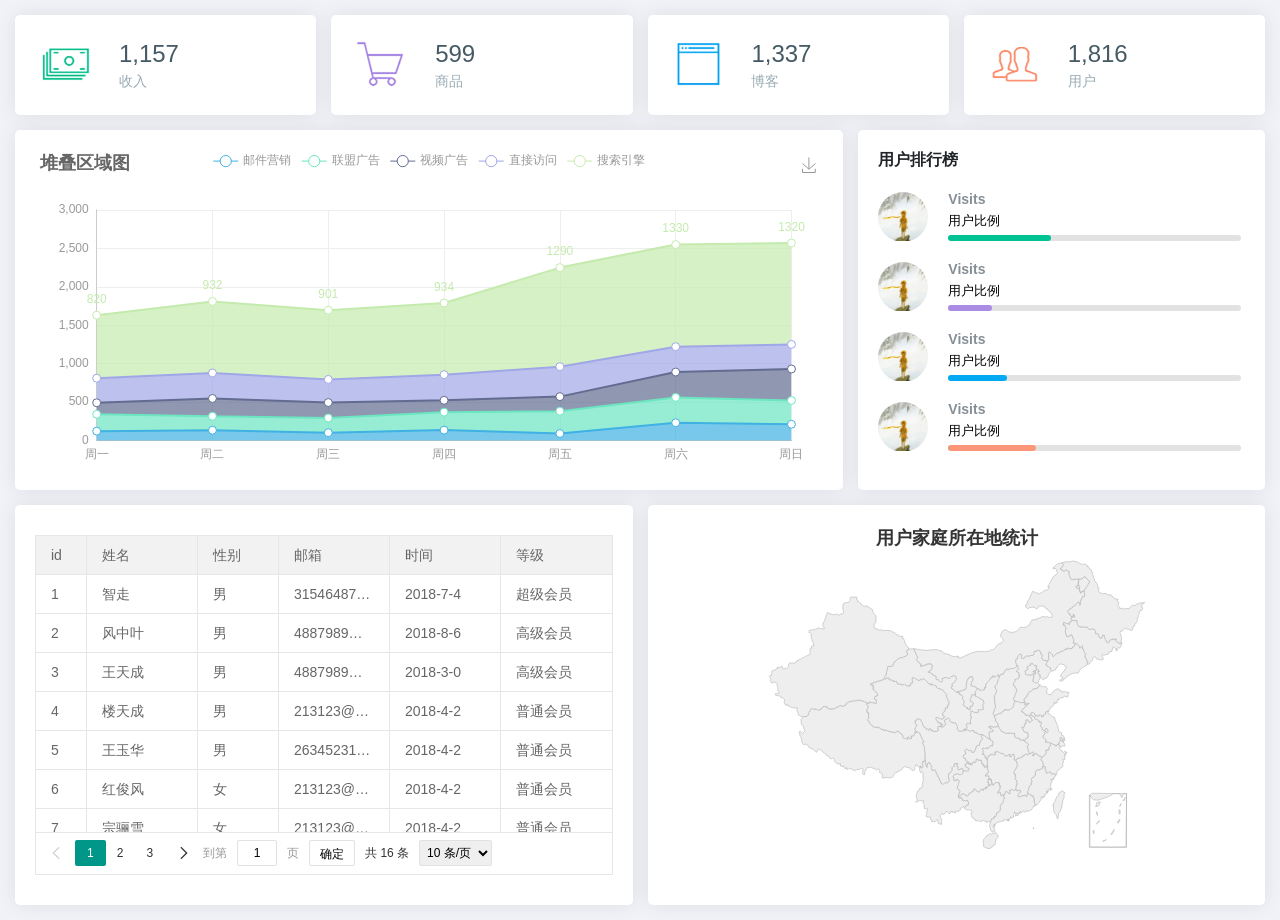
<file: public/static/admin/pages/home.html>
<!DOCTYPE html>
<html>
<head>
    <meta charset="utf-8">
    <title>ok-admin v2.0 | 很赞的后台模版</title>
    <meta name="viewport" content="width=device-width, initial-scale=1, maximum-scale=1">
    <meta name="keywords" content="ok-admin v2.0,ok-admin网站后台模版,后台模版下载,后台管理系统模版,HTML后台模版下载">
    <meta name="description" content="ok-admin v2.0，顾名思义，很赞的后台模版，它是一款基于Layui框架的轻量级扁平化且完全免费开源的网站后台管理系统模板，适合中小型CMS后台系统。">
    <meta name="renderer" content="webkit">
    <meta http-equiv="X-UA-Compatible" content="IE=edge,chrome=1">
    <meta name="apple-mobile-web-app-status-bar-style" content="black">
    <meta name="apple-mobile-web-app-capable" content="yes">
    <meta name="format-detection" content="telephone=no">
    <link rel="stylesheet" href="../css/home.css" media="all"/>
    <script type="text/javascript" src="../lib/echarts/echarts.min.js"></script>
    <script type="text/javascript" src="../lib/echarts/echarts.theme.js"></script>
    <script type="text/javascript" src="../lib/echarts/world/js/china.js"></script>
</head>
<body class="childrenBody home">
<div class="layui-row layui-col-space15">
    <div class="layui-col-xs6 layui-col-md3">
        <div class="layui-card">
            <div class="yskj-card-body clearfix cart-data">
                <div class="img-box" ok-pc-in-show>
                    <img src="../images/home-01.png" alt="none"/>
                </div>
                <div class="cart-r">
                    <div class="stat-text incomes-num">0</div>
                    <div class="stat-heading">收入</div>
                </div>
            </div>
        </div>
    </div>

    <div class="layui-col-xs6 layui-col-md3">
        <div class="layui-card">
            <div class="yskj-card-body clearfix cart-data">
                <div class="img-box" ok-pc-in-show>
                    <img src="../images/home-02.png" alt="none"/>
                </div>
                <div class="cart-r">
                    <div class="stat-text goods-num">0</div>
                    <div class="stat-heading">商品</div>
                </div>
            </div>
        </div>
    </div>

    <div class="layui-col-xs6 layui-col-md3">
        <div class="layui-card">
            <div class="yskj-card-body clearfix cart-data">
                <div class="img-box" ok-pc-in-show>
                    <img src="../images/home-03.png" alt="none"/>
                </div>
                <div class="cart-r">
                    <div class="stat-text blogs-num">0</div>
                    <div class="stat-heading">博客</div>
                </div>
            </div>
        </div>
    </div>

    <div class="layui-col-xs6 layui-col-md3">
        <div class="layui-card">
            <div class="yskj-card-body clearfix cart-data">
                <div class="img-box" ok-pc-in-show>
                    <img src="../images/home-04.png" alt="none"/>
                </div>
                <div class="cart-r">
                    <div class="stat-text fans-num">0</div>
                    <div class="stat-heading">用户</div>
                </div>
            </div>
        </div>
    </div>
</div>

<div class="layui-row layui-col-space15">
    <div class="layui-col-md8">
        <div class="layui-card">
            <div class="yskj-card-body map-body">
                <div style="height: 100%;" id="mapOne"></div>
            </div>
        </div>
    </div>

    <div class="layui-col-md4">
        <div class="layui-card">
            <div class="yskj-card-body map-body">
                <h4 class="my-card-title">用户排行榜</h4>

                <div class="progress-box clearfix">
                    <div class="pro-head">
                        <img src="../images/face.jpg" alt="none"/>
                    </div>
                    <div class="pro-data">
                        <h4 class="por-title">Visits</h4>
                        <div class="por-txt pro-a">用户比例</div>
                        <div class="layui-progress" lay-filter="pro-a">
                            <div class="layui-progress-bar per-bg-a" lay-percent="35%"></div>
                        </div>
                    </div>
                </div>

                <div class="progress-box clearfix">
                    <div class="pro-head">
                        <img src="../images/face.jpg" alt="none"/>
                    </div>
                    <div class="pro-data">
                        <h4 class="por-title">Visits</h4>
                        <div class="por-txt pro-a">用户比例</div>
                        <div class="layui-progress" lay-filter="pro-b">
                            <div class="layui-progress-bar per-bg-b" lay-percent="15%"></div>
                        </div>
                    </div>
                </div>

                <div class="progress-box clearfix">
                    <div class="pro-head">
                        <img src="../images/face.jpg" alt="none"/>
                    </div>
                    <div class="pro-data">
                        <h4 class="por-title">Visits</h4>
                        <div class="por-txt pro-c">用户比例</div>
                        <div class="layui-progress" lay-filter="pro-c">
                            <div class="layui-progress-bar per-bg-c" lay-percent="20%"></div>
                        </div>
                    </div>
                </div>

                <div class="progress-box clearfix">
                    <div class="pro-head">
                        <img src="../images/face.jpg" alt="none"/>
                    </div>
                    <div class="pro-data">
                        <h4 class="por-title">Visits</h4>
                        <div class="por-txt pro-d">用户比例</div>
                        <div class="layui-progress" lay-filter="pro-d">
                            <div class="layui-progress-bar per-bg-d" lay-percent="30%"></div>
                        </div>
                    </div>
                </div>
            </div>
        </div>
    </div>
</div>

<div class="layui-row layui-col-space15">
    <div class="layui-col-md6">
        <div class="layui-card">
            <div class="yskj-card-body clearfix">
                <table id="userData" lay-filter="userdata"></table>
            </div>
        </div>
    </div>
    <div class="layui-col-md6">
        <div class="layui-card">
            <div class="yskj-card-body clearfix">
                <div class="map-china" id="mapChina"></div>
            </div>
        </div>
    </div>
</div>

<!--日历-->
<!--<div class="layui-row layui-col-space15">-->
<!--<div class="clearfix">-->
<!--<div id="calendar"></div>-->
<!--</div>-->
<!--</div>-->
</body>
</html>
<script type="text/javascript" src="../lib/layui/layui.js"></script>
<script type="text/javascript" src="../js/home.js"></script>
</file>
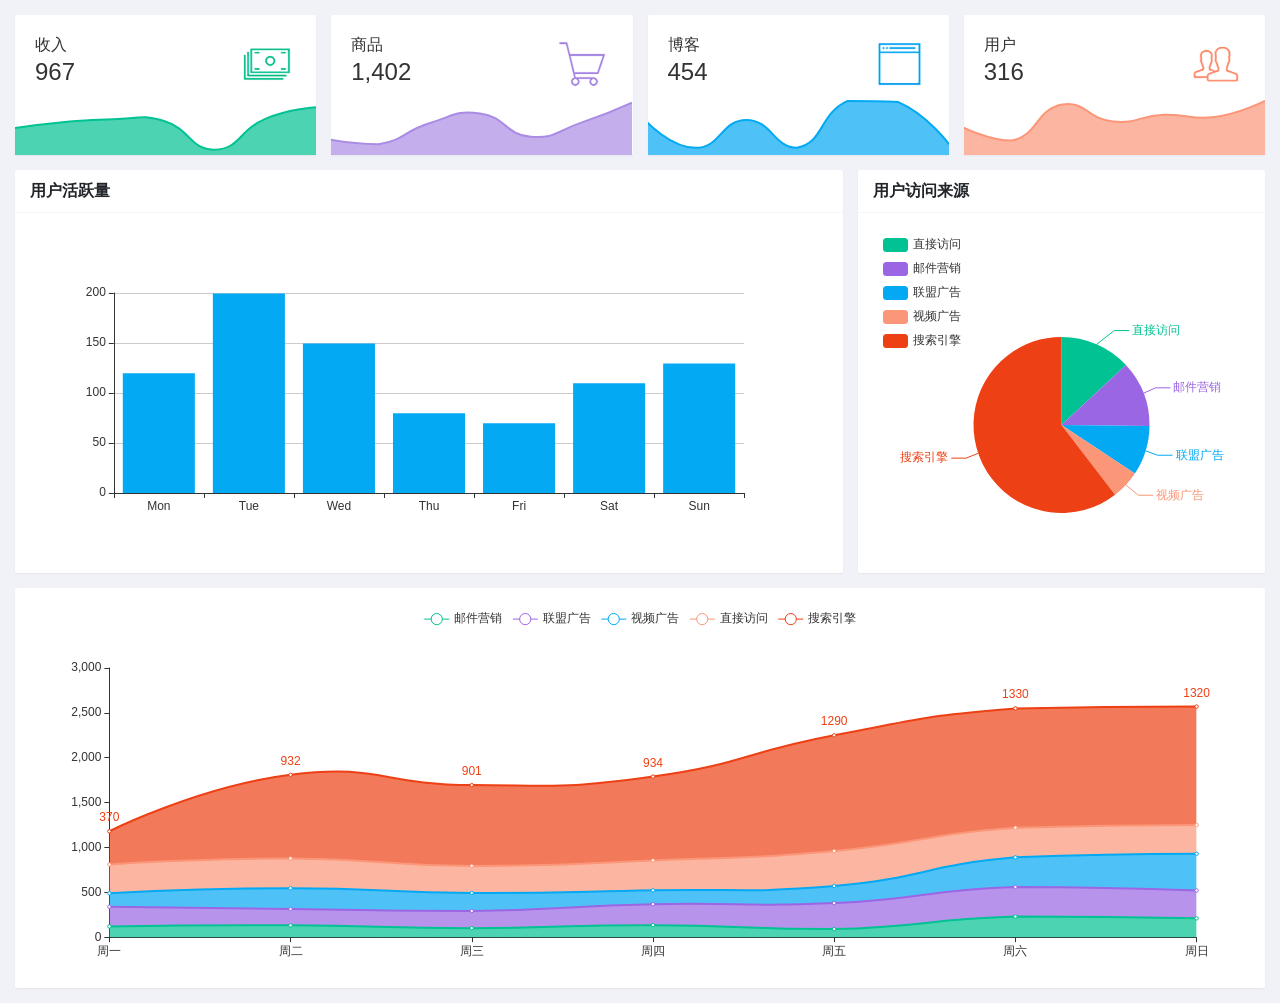
<file: public/static/admin/pages/home2.html>
<!DOCTYPE html>
<html>
<head>
    <meta charset="utf-8">
    <title>ok-admin v2.0 | 很赞的后台模版</title>
    <meta name="viewport" content="width=device-width, initial-scale=1, maximum-scale=1">
    <meta name="keywords" content="ok-admin v2.0,ok-admin网站后台模版,后台模版下载,后台管理系统模版,HTML后台模版下载">
    <meta name="description" content="ok-admin v2.0，顾名思义，很赞的后台模版，它是一款基于Layui框架的轻量级扁平化且完全免费开源的网站后台管理系统模板，适合中小型CMS后台系统。">
    <meta name="renderer" content="webkit">
    <meta http-equiv="X-UA-Compatible" content="IE=edge,chrome=1">
    <meta name="apple-mobile-web-app-status-bar-style" content="black">
    <meta name="apple-mobile-web-app-capable" content="yes">
    <meta name="format-detection" content="telephone=no">
    <link rel="stylesheet" href="../css/home2.css" media="all"/>
    <script type="text/javascript" src="../lib/echarts/echarts.min.js"></script>
    <script type="text/javascript" src="../lib/echarts/echarts.themez.js"></script>
</head>
<body class="childrenBody home">
<div class="layui-row layui-col-space15">
    <div class="layui-col-xs6 layui-col-md3">
        <div class="ok-card layui-card">
            <div class="ok-card-body p0 clearfix cart-data">
                <div class="data-body">
                    <div class="media-cont">
                        <p class="tit">收入</p>
                        <h5 class="num">0</h5>
                    </div>
                    <div class="w-img" ok-pc-in-show>
                        <img src="../images/home-01.png" alt="收入" />
                    </div>
                </div>
                <div id="echIncome" class="line-home-a"></div>
            </div>
        </div>
    </div>

    <div class="layui-col-xs6 layui-col-md3">
        <div class="ok-card layui-card">
            <div class="ok-card-body p0 clearfix cart-data">
                <div class="data-body">
                    <div class="media-cont">
                        <p class="tit">商品</p>
                        <h5 class="num">0</h5>
                    </div>
                    <div class="w-img" ok-pc-in-show>
                        <img src="../images/home-02.png" alt="商品" />
                    </div>
                </div>
                <div id="echGoods" class="line-home-a"></div>
            </div>
        </div>
    </div>

    <div class="layui-col-xs6 layui-col-md3">
        <div class="ok-card layui-card">
            <div class="ok-card-body p0 clearfix cart-data">
                <div class="data-body">
                    <div class="media-cont">
                        <p class="tit">博客</p>
                        <h5 class="num">0</h5>
                    </div>
                    <div class="w-img" ok-pc-in-show>
                        <img src="../images/home-03.png" alt="博客" />
                    </div>
                </div>
                <div id="echBlogs" class="line-home-a"></div>
            </div>
        </div>
    </div>

    <div class="layui-col-xs6 layui-col-md3">
        <div class="ok-card layui-card">
            <div class="ok-card-body p0 clearfix cart-data">
                <div class="data-body">
                    <div class="media-cont">
                        <p class="tit">用户</p>
                        <h5 class="num">0</h5>
                    </div>
                    <div class="w-img" ok-pc-in-show>
                        <img src="../images/home-04.png" alt="用户" />
                    </div>
                </div>
                <div id="echUser" class="line-home-a"></div>
            </div>
        </div>
    </div>
</div>

<div class="layui-row layui-col-space15">
    <div class="layui-col-md8">
        <div class="layui-card">
            <div class="layui-card-header">
                <div class="my-card-title">用户活跃量</div>
            </div>
            <div class="ok-card-body map-body">
                <div style="height: 100%;" id="echOne"></div>
            </div>
        </div>
    </div>

    <div class="layui-col-md4">
        <div class="layui-card">
            <div class="layui-card-header">
                <div class="my-card-title">用户访问来源</div>
            </div>
            <div class="ok-card-body map-body">
                <div style="height: 100%;" id="echTwo"></div>
            </div>
        </div>
    </div>
</div>

<div class="layui-row layui-col-space15">
    <div class="layui-col-md12">
        <div class="layui-card">
            <div class="ok-card-body clearfix">
                <div class="map-china" id="mapThree"></div>
            </div>
        </div>
    </div>
</div>

</body>
</html>
<script type="text/javascript" src="../lib/layui/layui.js"></script>
<script type="text/javascript" src="../js/home2.js"></script>
</file>
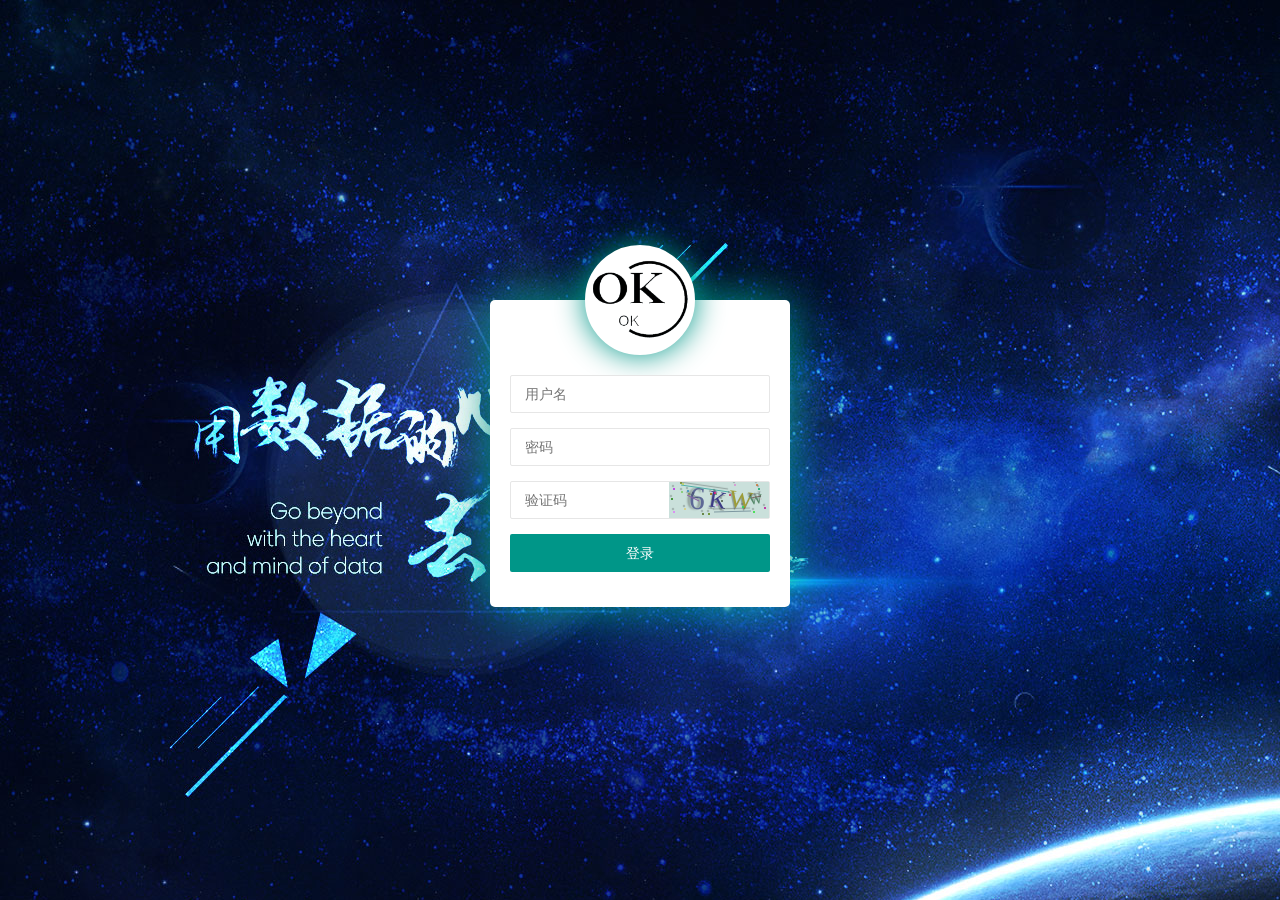
<file: public/static/admin/pages/login.html>
<!DOCTYPE html>
<html lang="en">
<head>
   <meta charset="UTF-8">
   <title>ok-admin v2.0 | 很赞的后台模版</title>
   <meta name="viewport" content="width=device-width, initial-scale=1, maximum-scale=1">
   <meta name="keywords" content="ok-admin v2.0,ok-admin网站后台模版,后台模版下载,后台管理系统模版,HTML后台模版下载">
   <meta name="description" content="ok-admin v2.0，顾名思义，很赞的后台模版，它是一款基于Layui框架的轻量级扁平化且完全免费开源的网站后台管理系统模板，适合中小型CMS后台系统。">
   <link rel="shortcut icon" href="../images/favicon.ico" type="image/x-icon"/>
   <link rel="stylesheet" href="../lib/layui/css/layui.css">
   <link rel="stylesheet" href="../css/okadmin-v2.css"/>
   <link rel="stylesheet" href="../css/login.css"/>
</head>
<body>
<div id="app">
   <form class="layui-form">
      <div class="login_face"><img src="../images/a.png" class="userAvatar"></div>
      <div class="layui-form-item input-item">
         <label for="userName">用户名</label>
         <input type="text" lay-verify="required" name="userName" placeholder="请输入用户名" autocomplete="off" id="userName"
                class="layui-input">
      </div>
      <div class="layui-form-item input-item">
         <label for="password">密码</label>
         <input type="password" lay-verify="required|pass" name="password" placeholder="请输入密码" autocomplete="off"
                id="password" class="layui-input">
      </div>
      <div class="layui-form-item input-item" id="imgCode">
         <label for="code">验证码</label>
         <input type="text" lay-verify="required|yzmCode" name="code" placeholder="请输入验证码" autocomplete="off" id="code"
                class="layui-input">
         <div class="img ok-none-select" id="codeImg"></div>
      </div>
      <div class="layui-form-item">
         <button class="layui-btn layui-block" lay-filter="login" lay-submit="">登录</button>
      </div>
   </form>
</div>

<!--js逻辑-->
<script src="../lib/layui/layui.js"></script>
<script>
  layui.config({
    base: "/lib/okplugins/"
  }).use(['form', 'jquery', 'okGVerify'], function () {
    var form = layui.form;
    var $ = layui.jquery;
    var okGVerify = layui.okGVerify;
    var verifyCode = new okGVerify("#codeImg");
    // var res = verifyCode.validate(document.getElementById("code").value);
    form.verify({
      pass: [
        /^[\S]{6,12}$/,
        '密码必须6到12位，且不能出现空格'
      ],
      yzmCode: function (val) {
        if (verifyCode.validate(val) != "true") {
          return verifyCode.validate(val)
        }
      }
    });

    form.on('submit(login)', function (data) {
      layer.msg("登陆中...", {icon: 6, time: 1000, anim: 0}, function () {
        window.location = "../index.html";
      });
      return false;
    });

    //表单输入效果
    $("#app .input-item .layui-input").click(function (e) {
      e.stopPropagation();
      $(this).addClass("layui-input-focus").find(".layui-input").focus();
    })
    $("#app .layui-form-item .layui-input").focus(function () {
      $(this).parent().addClass("layui-input-focus");
    })
    $("#app .layui-form-item .layui-input").blur(function () {
      $(this).parent().removeClass("layui-input-focus");
      if ($(this).val() != '') {
        $(this).parent().addClass("layui-input-active");
      } else {
        $(this).parent().removeClass("layui-input-active");
      }
    })
  });
</script>
</body>
</html>
</file>
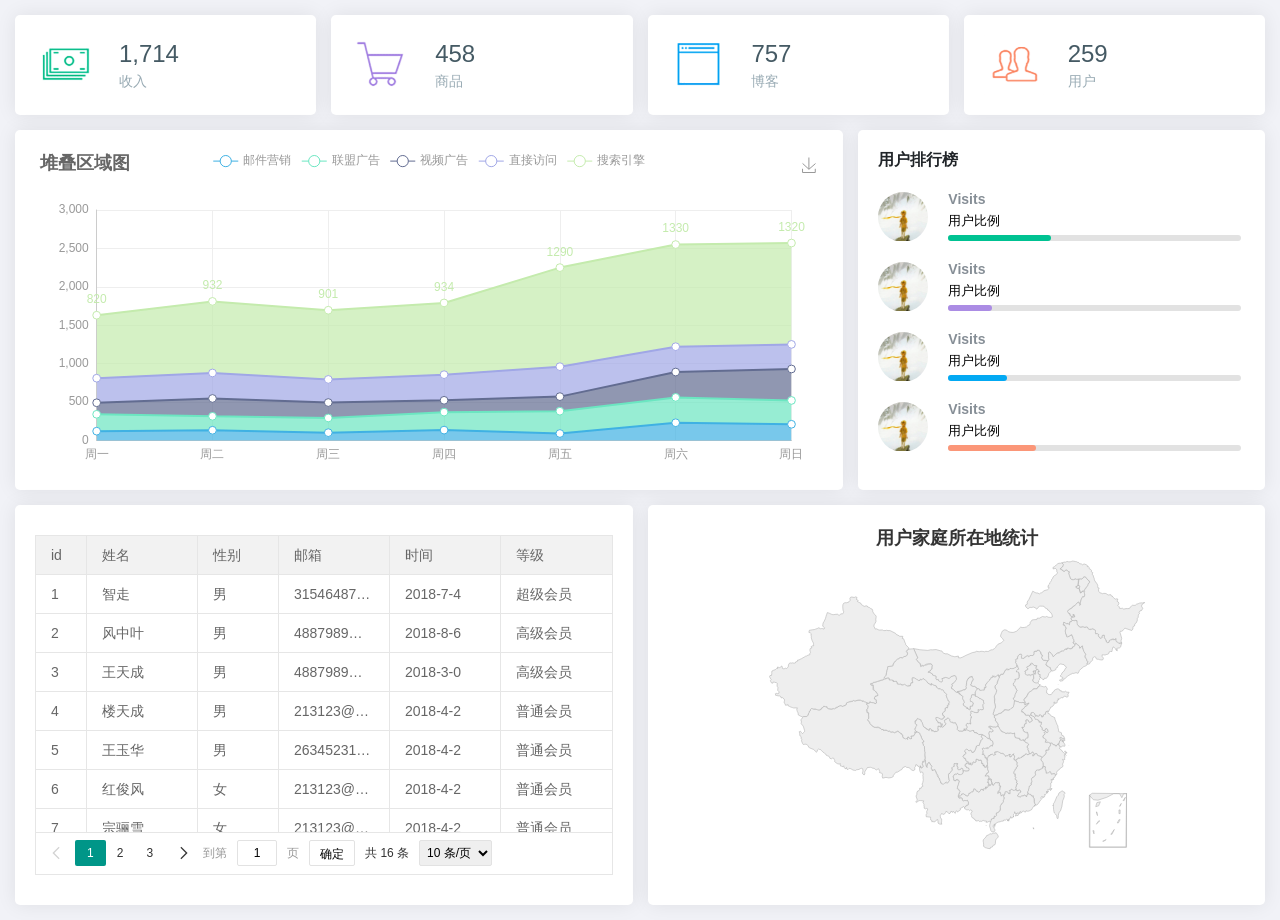
<file: public/static/admin/pages/operation.html>
<!DOCTYPE html>
<html>
<head>
    <meta charset="utf-8">
    <title>ok-admin v2.0 | 很赞的后台模版</title>
    <meta name="viewport" content="width=device-width, initial-scale=1, maximum-scale=1">
    <meta name="keywords" content="ok-admin v2.0,ok-admin网站后台模版,后台模版下载,后台管理系统模版,HTML后台模版下载">
    <meta name="description" content="ok-admin v2.0，顾名思义，很赞的后台模版，它是一款基于Layui框架的轻量级扁平化且完全免费开源的网站后台管理系统模板，适合中小型CMS后台系统。">
    <meta name="renderer" content="webkit">
    <meta http-equiv="X-UA-Compatible" content="IE=edge,chrome=1">
    <meta name="apple-mobile-web-app-status-bar-style" content="black">
    <meta name="apple-mobile-web-app-capable" content="yes">
    <meta name="format-detection" content="telephone=no">
    <link rel="stylesheet" href="../css/home.css" media="all"/>
    <script type="text/javascript" src="../lib/echarts/echarts.min.js"></script>
    <script type="text/javascript" src="../lib/echarts/echarts.theme.js"></script>
    <script type="text/javascript" src="../lib/echarts/world/js/china.js"></script>
</head>
<body class="childrenBody home">
<div class="layui-row layui-col-space15">
    <div class="layui-col-xs6 layui-col-md3">
        <div class="layui-card">
            <div class="yskj-card-body clearfix cart-data">
                <div class="img-box">
                    <img src="../images/home-01.png" alt="none"/>
                </div>
                <div class="cart-r">
                    <div class="stat-text incomes-num">0</div>
                    <div class="stat-heading">收入</div>
                </div>
            </div>
        </div>
    </div>

    <div class="layui-col-xs6 layui-col-md3">
        <div class="layui-card">
            <div class="yskj-card-body clearfix cart-data">
                <div class="img-box">
                    <img src="../images/home-02.png" alt="none"/>
                </div>
                <div class="cart-r">
                    <div class="stat-text goods-num">0</div>
                    <div class="stat-heading">商品</div>
                </div>
            </div>
        </div>
    </div>

    <div class="layui-col-xs6 layui-col-md3">
        <div class="layui-card">
            <div class="yskj-card-body clearfix cart-data">
                <div class="img-box">
                    <img src="../images/home-03.png" alt="none"/>
                </div>
                <div class="cart-r">
                    <div class="stat-text blogs-num">0</div>
                    <div class="stat-heading">博客</div>
                </div>
            </div>
        </div>
    </div>

    <div class="layui-col-xs6 layui-col-md3">
        <div class="layui-card">
            <div class="yskj-card-body clearfix cart-data">
                <div class="img-box">
                    <img src="../images/home-04.png" alt="none"/>
                </div>
                <div class="cart-r">
                    <div class="stat-text fans-num">0</div>
                    <div class="stat-heading">用户</div>
                </div>
            </div>
        </div>
    </div>
</div>

<div class="layui-row layui-col-space15">
    <div class="layui-col-md8">
        <div class="layui-card">
            <div class="yskj-card-body map-body">
                <div style="height: 100%;" id="mapOne"></div>
            </div>
        </div>
    </div>

    <div class="layui-col-md4">
        <div class="layui-card">
            <div class="yskj-card-body map-body">
                <h4 class="my-card-title">用户排行榜</h4>

                <div class="progress-box clearfix">
                    <div class="pro-head">
                        <img src="../images/face.jpg" alt="none"/>
                    </div>
                    <div class="pro-data">
                        <h4 class="por-title">Visits</h4>
                        <div class="por-txt pro-a">用户比例</div>
                        <div class="layui-progress" lay-filter="pro-a">
                            <div class="layui-progress-bar per-bg-a" lay-percent="35%"></div>
                        </div>
                    </div>
                </div>

                <div class="progress-box clearfix">
                    <div class="pro-head">
                        <img src="../images/face.jpg" alt="none"/>
                    </div>
                    <div class="pro-data">
                        <h4 class="por-title">Visits</h4>
                        <div class="por-txt pro-a">用户比例</div>
                        <div class="layui-progress" lay-filter="pro-b">
                            <div class="layui-progress-bar per-bg-b" lay-percent="15%"></div>
                        </div>
                    </div>
                </div>

                <div class="progress-box clearfix">
                    <div class="pro-head">
                        <img src="../images/face.jpg" alt="none"/>
                    </div>
                    <div class="pro-data">
                        <h4 class="por-title">Visits</h4>
                        <div class="por-txt pro-c">用户比例</div>
                        <div class="layui-progress" lay-filter="pro-c">
                            <div class="layui-progress-bar per-bg-c" lay-percent="20%"></div>
                        </div>
                    </div>
                </div>

                <div class="progress-box clearfix">
                    <div class="pro-head">
                        <img src="../images/face.jpg" alt="none"/>
                    </div>
                    <div class="pro-data">
                        <h4 class="por-title">Visits</h4>
                        <div class="por-txt pro-d">用户比例</div>
                        <div class="layui-progress" lay-filter="pro-d">
                            <div class="layui-progress-bar per-bg-d" lay-percent="30%"></div>
                        </div>
                    </div>
                </div>
            </div>
        </div>
    </div>
</div>

<div class="layui-row layui-col-space15">
    <div class="layui-col-md6">
        <div class="layui-card">
            <div class="yskj-card-body clearfix">
                <table id="userData" lay-filter="userdata"></table>
            </div>
        </div>
    </div>
    <div class="layui-col-md6">
        <div class="layui-card">
            <div class="yskj-card-body clearfix">
                <div class="map-china" id="mapChina"></div>
            </div>
        </div>
    </div>
</div>

<!--日历-->
<!--<div class="layui-row layui-col-space15">-->
<!--<div class="clearfix">-->
<!--<div id="calendar"></div>-->
<!--</div>-->
<!--</div>-->
</body>
</html>
<script type="text/javascript" src="../lib/layui/layui.js"></script>
<script type="text/javascript" src="../js/home.js"></script>
</file>
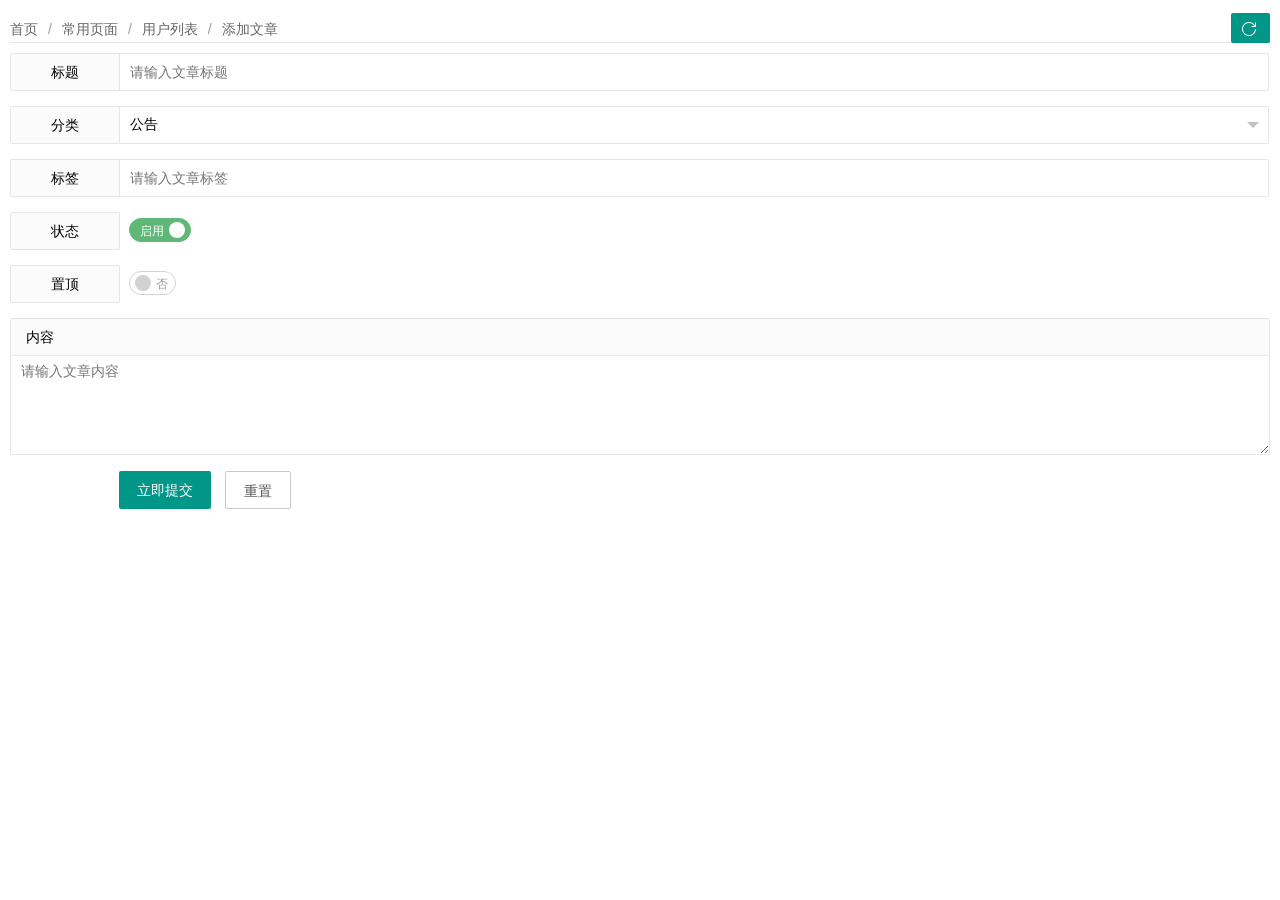
<file: public/static/admin/pages/article/article-add.html>
<!DOCTYPE html>
<html>
<head>
    <meta charset="UTF-8">
    <title>添加文章</title>
    <meta name="viewport" content="width=device-width, initial-scale=1, maximum-scale=1">
    <link rel="stylesheet" href="../../lib/layui/css/layui.css">
    <link rel="stylesheet" href="../../css/scroll-bar.css">
    <link rel="stylesheet" href="../../css/sub-page.css">
    <link rel="stylesheet" href="//at.alicdn.com/t/font_693759_wytlyqhtdtj1nhfr.css">
</head>
<body>
<div class="ok-body">
    <!--面包屑导航区域-->
    <div class="ok-body-breadcrumb">
            <span class="layui-breadcrumb">
                <a><cite>首页</cite></a>
                <a><cite>常用页面</cite></a>
                <a><cite>用户列表</cite></a>
				<a><cite>添加文章</cite></a>
            </span>
        <a class="layui-btn layui-btn-sm" href="javascript:location.replace(location.href);" title="刷新">
            <i class="layui-icon layui-icon-refresh"></i>
        </a>
    </div>
    <!--form表单-->
    <form class="layui-form layui-form-pane ok-form">
        <div class="layui-form-item">
            <label class="layui-form-label">标题</label>
            <div class="layui-input-block">
                <input type="text" name="title" placeholder="请输入文章标题" autocomplete="off" class="layui-input" lay-verify="required">
            </div>
        </div>
        <div class="layui-form-item">
            <label class="layui-form-label">分类</label>
            <div class="layui-input-block">
                <select name="classify">
                    <option value="0">公告</option>
                    <option value="1">言情</option>
                    <option value="2">都市</option>
                    <option value="3">修仙</option>
                </select>
            </div>
        </div>
        <div class="layui-form-item">
            <label class="layui-form-label">标签</label>
            <div class="layui-input-block">
                <input type="text" name="label" placeholder="请输入文章标签" autocomplete="off" class="layui-input" lay-verify="required">
            </div>
        </div>
        <div class="layui-form-item">
            <label class="layui-form-label">状态</label>
            <div class="layui-input-block">
                <input type="checkbox" name="status" lay-skin="switch" lay-text="启用|停用" checked value="0">
            </div>
        </div>
        <div class="layui-form-item">
            <label class="layui-form-label">置顶</label>
            <div class="layui-input-block">
                <input type="checkbox" name="isTop" lay-skin="switch" lay-text="是|否" value="0">
            </div>
        </div>
        <div class="layui-form-item layui-form-text">
            <label class="layui-form-label">内容</label>
            <div class="layui-input-block">
                <textarea name="content" placeholder="请输入文章内容" class="layui-textarea" lay-verify="required"></textarea>
            </div>
        </div>
        <div class="layui-form-item">
            <div class="layui-input-block">
                <button class="layui-btn" lay-submit lay-filter="add">立即提交</button>
                <button type="reset" class="layui-btn layui-btn-primary">重置</button>
            </div>
        </div>
    </form>
</div>
<!--js逻辑-->
<script src="../../lib/layui/layui.js"></script>
<script>
    layui.use(['element', 'form', 'jquery', 'laydate'], function () {
        var element = layui.element;
        var table = layui.table;
        var form = layui.form;
        var $ = layui.jquery;
        var laydate = layui.laydate;

        laydate.render({
            elem: '#birthday',
            type: "datetime"
        });

        form.verify({
            birthdayVerify: [/^((((1[6-9]|[2-9]\d)\d{2})-(0?[13578]|1[02])-(0?[1-9]|[12]\d|3[01]))|(((1[6-9]|[2-9]\d)\d{2})-(0?[13456789]|1[012])-(0?[1-9]|[12]\d|30))|(((1[6-9]|[2-9]\d)\d{2})-0?2-(0?[1-9]|1\d|2[0-8]))|(((1[6-9]|[2-9]\d)(0[48]|[2468][048]|[13579][26])|((16|[2468][048]|[3579][26])00))-0?2-29-))(\s(([01]\d{1})|(2[0123])):([0-5]\d):([0-5]\d))?$/, '日期格式不正确']
        });

        form.on('submit(add)', function (data) {
            console.log(data.field);
            layer.msg("添加成功！", {icon: 6, time: 1000, anim: 4}, function () {
                parent.layer.close(parent.layer.getFrameIndex(window.name));
            });
            return false;
        });
    })
</script>
</body>
</html>
</file>
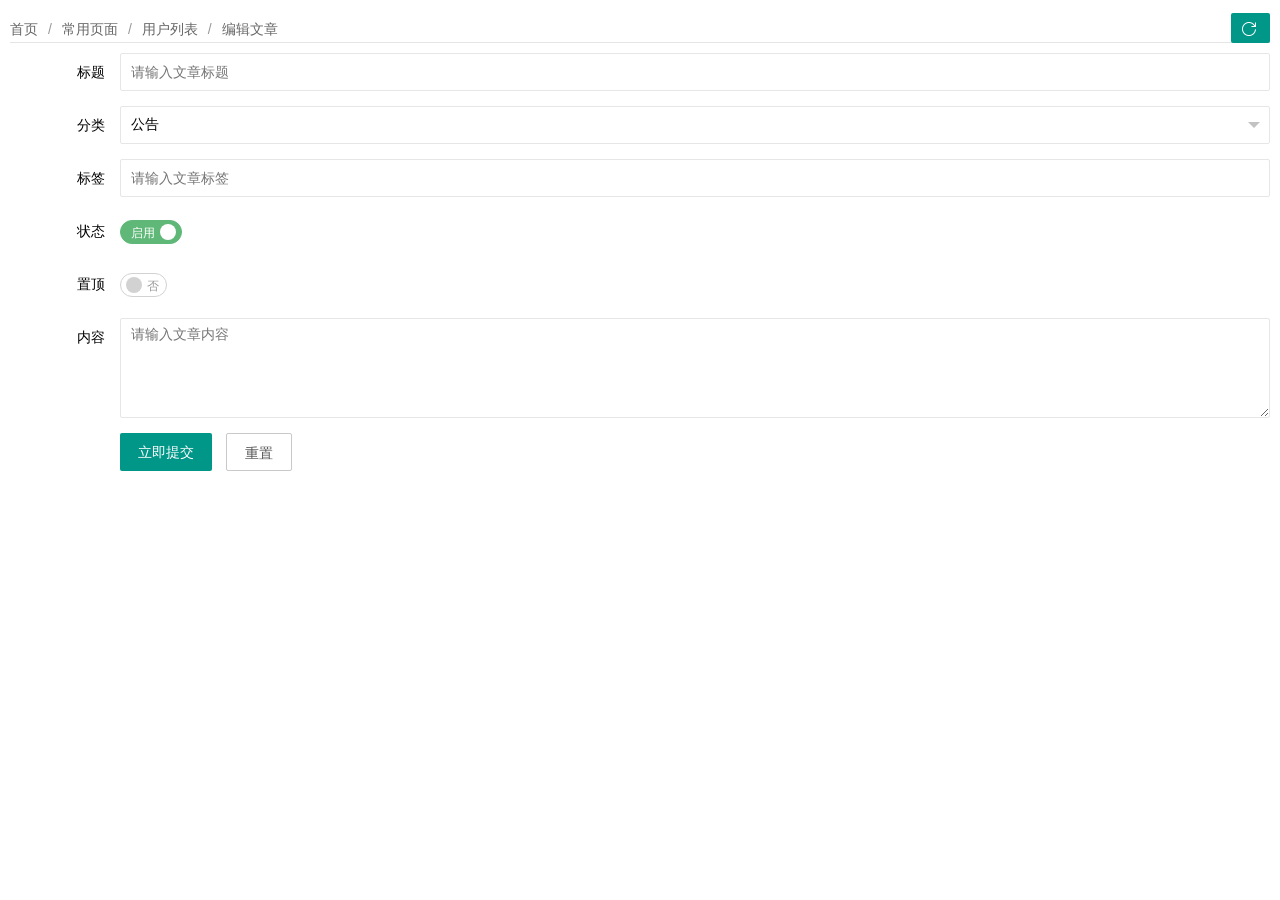
<file: public/static/admin/pages/article/article-edit.html>
<!DOCTYPE html>
<html>
<head>
    <meta charset="UTF-8">
    <title>编辑文章</title>
    <meta name="viewport" content="width=device-width, initial-scale=1, maximum-scale=1">
    <link rel="stylesheet" href="../../lib/layui/css/layui.css">
    <link rel="stylesheet" href="../../css/scroll-bar.css">
    <link rel="stylesheet" href="../../css/sub-page.css">
    <link rel="stylesheet" href="//at.alicdn.com/t/font_693759_wytlyqhtdtj1nhfr.css">
</head>
<body>
<div class="ok-body">
    <!--面包屑导航区域-->
    <div class="ok-body-breadcrumb">
            <span class="layui-breadcrumb">
                <a><cite>首页</cite></a>
                <a><cite>常用页面</cite></a>
                <a><cite>用户列表</cite></a>
				<a><cite>编辑文章</cite></a>
            </span>
        <a class="layui-btn layui-btn-sm" href="javascript:location.replace(location.href);" title="刷新">
            <i class="layui-icon layui-icon-refresh"></i>
        </a>
    </div>
    <!--form表单-->
    <form class="layui-form ok-form">
        <div class="layui-form-item">
            <label class="layui-form-label">标题</label>
            <div class="layui-input-block">
                <input type="text" name="title" placeholder="请输入文章标题" autocomplete="off" class="layui-input" lay-verify="required">
            </div>
        </div>
        <div class="layui-form-item">
            <label class="layui-form-label">分类</label>
            <div class="layui-input-block">
                <select name="classify">
                    <option value="0">公告</option>
                    <option value="1">言情</option>
                    <option value="2">都市</option>
                    <option value="3">修仙</option>
                </select>
            </div>
        </div>
        <div class="layui-form-item">
            <label class="layui-form-label">标签</label>
            <div class="layui-input-block">
                <input type="text" name="label" placeholder="请输入文章标签" autocomplete="off" class="layui-input" lay-verify="required">
            </div>
        </div>
        <div class="layui-form-item">
            <label class="layui-form-label">状态</label>
            <div class="layui-input-block">
                <input type="checkbox" name="status" lay-skin="switch" lay-text="启用|停用" checked value="0">
            </div>
        </div>
        <div class="layui-form-item">
            <label class="layui-form-label">置顶</label>
            <div class="layui-input-block">
                <input type="checkbox" name="isTop" lay-skin="switch" lay-text="是|否" value="0">
            </div>
        </div>
        <div class="layui-form-item layui-form-text">
            <label class="layui-form-label">内容</label>
            <div class="layui-input-block">
                <textarea name="content" placeholder="请输入文章内容" class="layui-textarea" lay-verify="required"></textarea>
            </div>
        </div>
        <div class="layui-form-item">
            <div class="layui-input-block">
                <button class="layui-btn" lay-submit lay-filter="edit">立即提交</button>
                <button type="reset" class="layui-btn layui-btn-primary">重置</button>
            </div>
        </div>
    </form>
</div>
<!--js逻辑-->
<script src="../../lib/layui/layui.js"></script>
<script>
    layui.use(['element', 'form', 'jquery', 'laydate'], function () {
        var element = layui.element;
        var table = layui.table;
        var form = layui.form;
        var $ = layui.jquery;
        var laydate = layui.laydate;

        laydate.render({
            elem: '#birthday',
            type: "datetime"
        });

        form.verify({
            birthdayVerify: [/^((((1[6-9]|[2-9]\d)\d{2})-(0?[13578]|1[02])-(0?[1-9]|[12]\d|3[01]))|(((1[6-9]|[2-9]\d)\d{2})-(0?[13456789]|1[012])-(0?[1-9]|[12]\d|30))|(((1[6-9]|[2-9]\d)\d{2})-0?2-(0?[1-9]|1\d|2[0-8]))|(((1[6-9]|[2-9]\d)(0[48]|[2468][048]|[13579][26])|((16|[2468][048]|[3579][26])00))-0?2-29-))(\s(([01]\d{1})|(2[0123])):([0-5]\d):([0-5]\d))?$/, '日期格式不正确']
        });

        form.on('submit(edit)', function (data) {
            console.log(data.field);
            layer.msg("编辑成功！", {icon: 6, time: 1000, anim: 4}, function () {
                parent.layer.close(parent.layer.getFrameIndex(window.name));
            });
            return false;
        });
    })
</script>
</body>
</html>
</file>
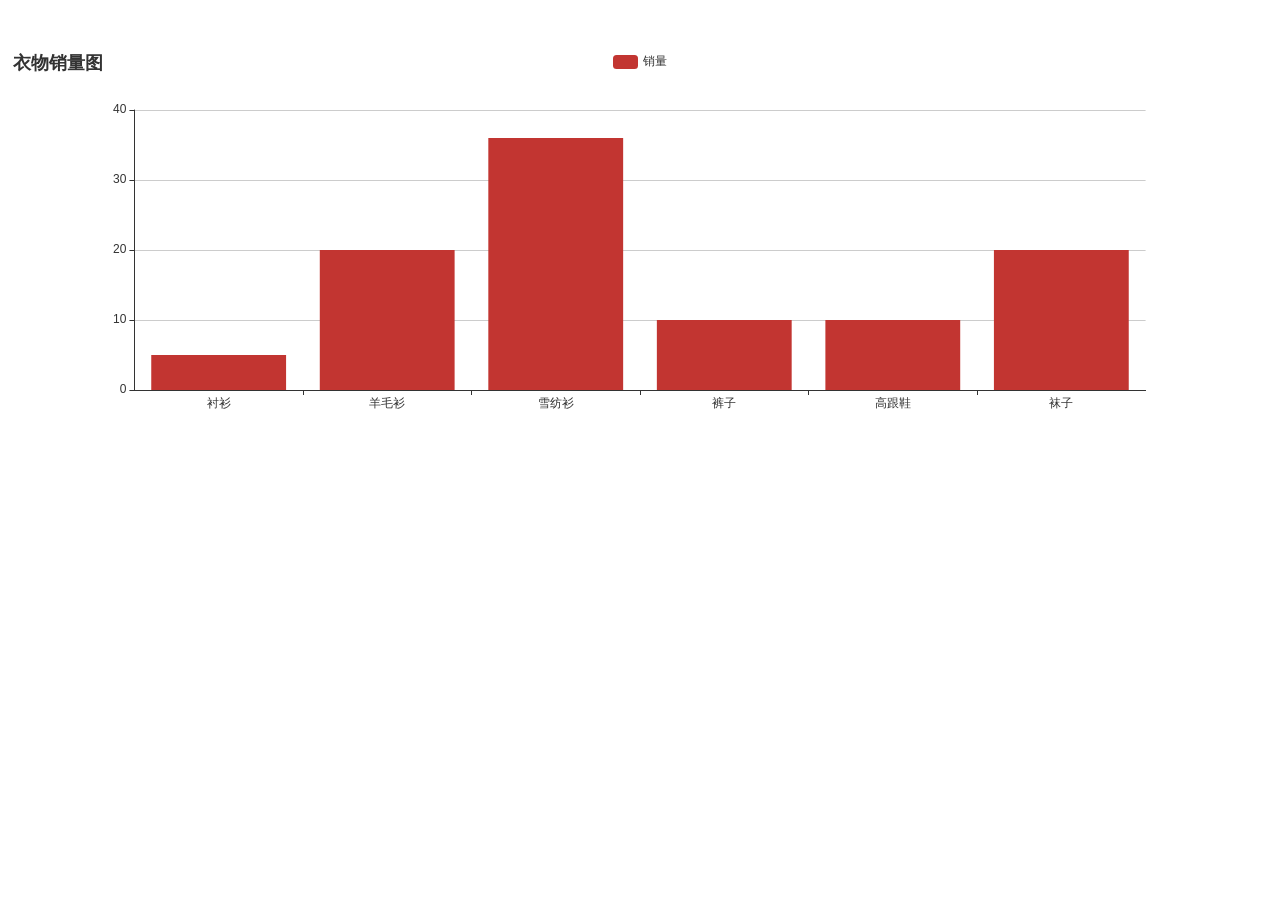
<file: public/static/admin/pages/echarts/map1.html>
<!DOCTYPE html>
<html lang="en">
<head>
    <meta charset="UTF-8">
    <title>柱状图</title>
    <meta name="viewport" content="width=device-width, initial-scale=1, maximum-scale=1">
</head>
<body>
<div id="main" style="width: 100%;height:400px;margin-top: 50px;"></div>
<script src="../../lib/echarts/echarts.min.js"></script>
<script type="text/javascript">
    // 基于准备好的dom，初始化echarts实例
    var myChart = echarts.init(document.getElementById('main'));

    // 指定图表的配置项和数据
    var option = {
        title: {
            text: '衣物销量图'
        },
        tooltip: {},
        legend: {
            data: ['销量']
        },
        xAxis: {
            data: ["衬衫", "羊毛衫", "雪纺衫", "裤子", "高跟鞋", "袜子"]
        },
        yAxis: {},
        series: [{
            name: '销量',
            type: 'bar',
            data: [5, 20, 36, 10, 10, 20]
        }]
    };

    // 使用刚指定的配置项和数据显示图表。
    myChart.setOption(option);
</script>
</body>
</html>
</file>
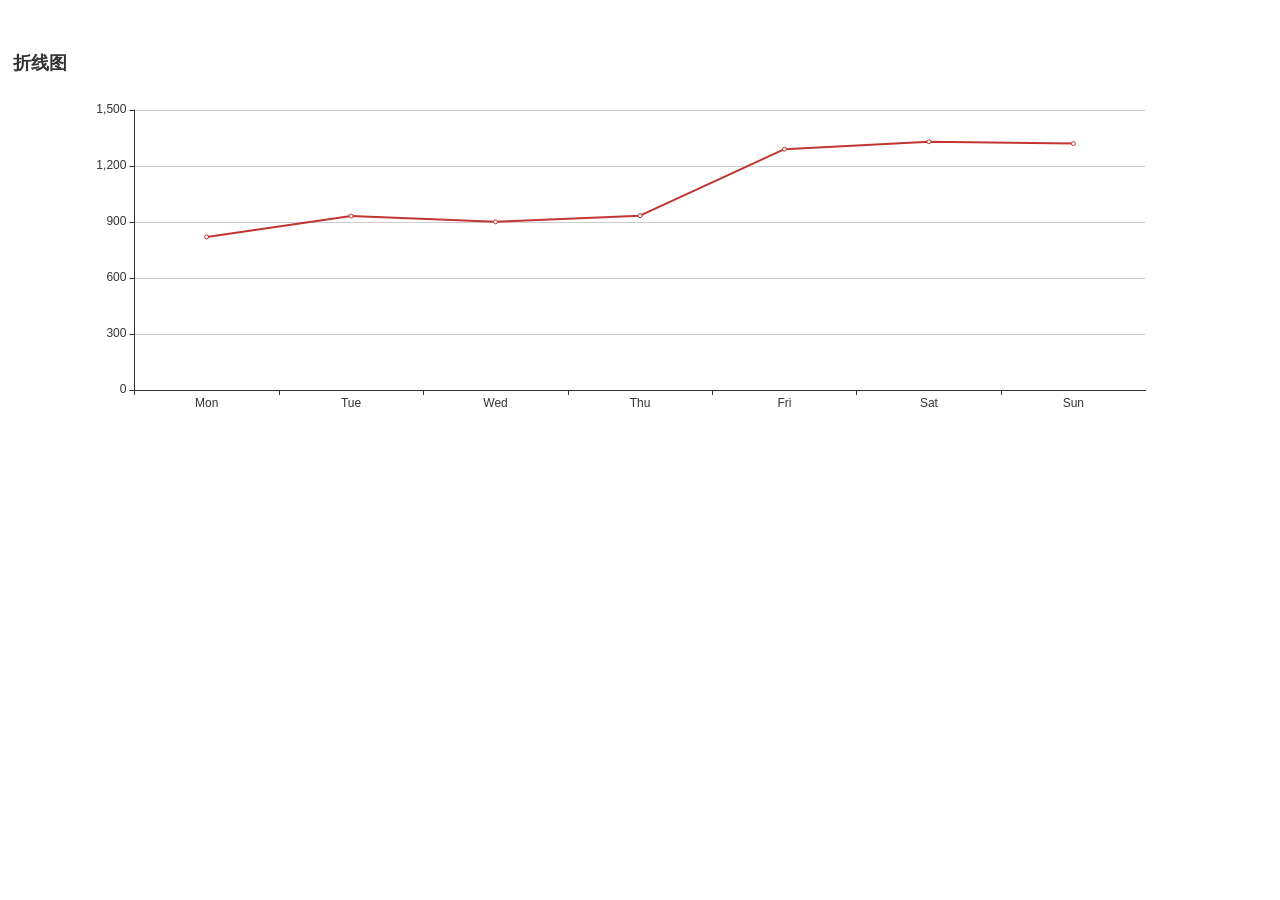
<file: public/static/admin/pages/echarts/map2.html>
<!DOCTYPE html>
<html lang="en">
<head>
    <meta charset="UTF-8">
    <title>折线图</title>
</head>
<body>
<div id="main" style="width: 100%;height:400px;margin-top: 50px;"></div>
<script src="../../lib/echarts/echarts.min.js"></script>
<script type="text/javascript">
    // 基于准备好的dom，初始化echarts实例
    var myChart = echarts.init(document.getElementById('main'));

    // 指定图表的配置项和数据
    var option = {
        title: {
            text: '折线图'
        },
        xAxis: {
            type: 'category',
            data: ['Mon', 'Tue', 'Wed', 'Thu', 'Fri', 'Sat', 'Sun']
        },
        yAxis: {
            type: 'value'
        },
        series: [{
            data: [820, 932, 901, 934, 1290, 1330, 1320],
            type: 'line'
        }]
    };

    // 使用刚指定的配置项和数据显示图表。
    myChart.setOption(option);
</script>
</body>
</html>
</file>
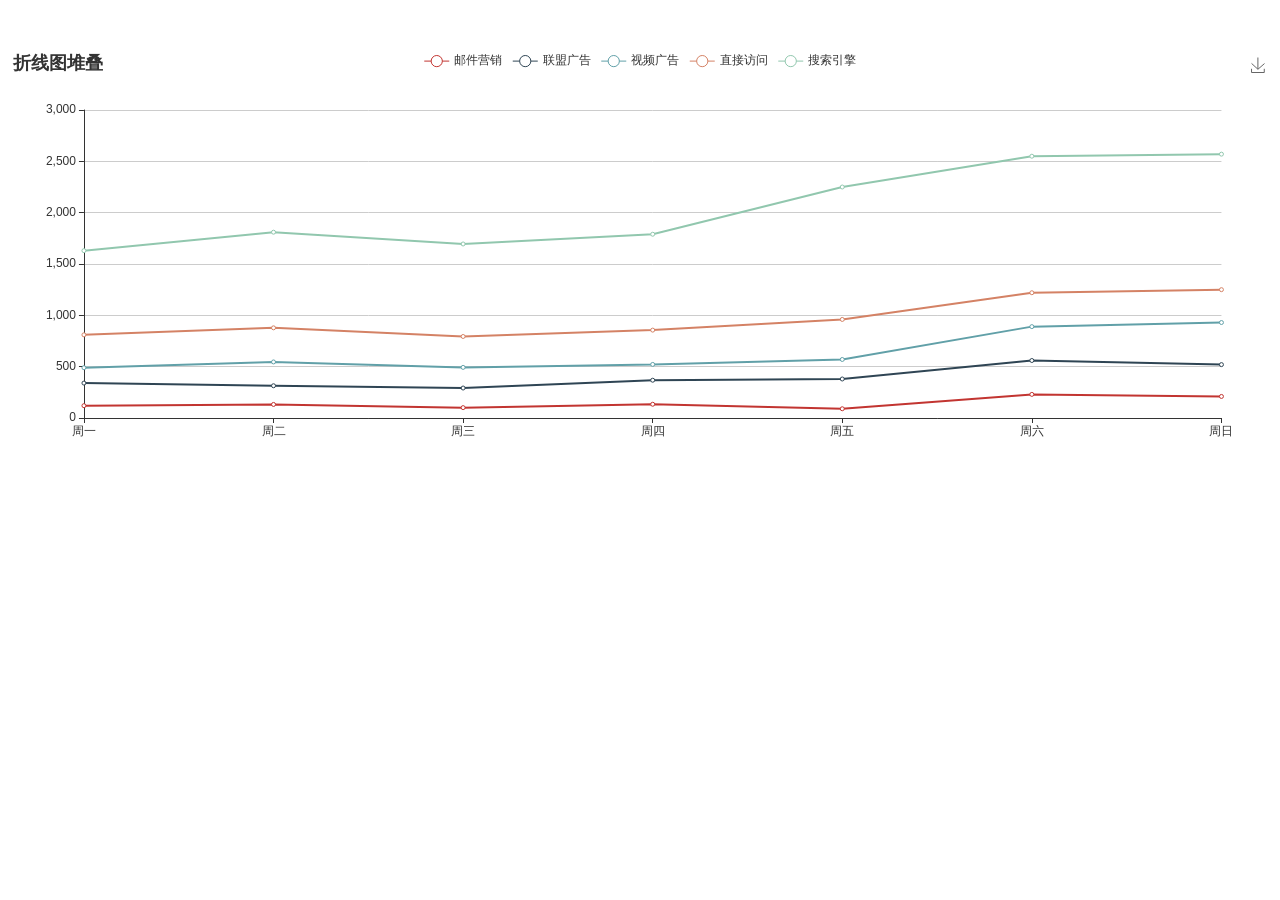
<file: public/static/admin/pages/echarts/map3.html>
<!DOCTYPE html>
<html lang="en">
<head>
    <meta charset="UTF-8">
    <title>折线堆叠图</title>
</head>
<body>
<div id="main" style="width: 100%;height:400px;margin-top: 50px;"></div>
<script src="../../lib/echarts/echarts.min.js"></script>
<script type="text/javascript">
    // 基于准备好的dom，初始化echarts实例
    var myChart = echarts.init(document.getElementById('main'));

    // 指定图表的配置项和数据
    var option = {
        title: {
            text: '折线图堆叠'
        },
        tooltip: {
            trigger: 'axis'
        },
        legend: {
            data: ['邮件营销', '联盟广告', '视频广告', '直接访问', '搜索引擎']
        },
        grid: {
            left: '3%',
            right: '4%',
            bottom: '3%',
            containLabel: true
        },
        toolbox: {
            feature: {
                saveAsImage: {}
            }
        },
        xAxis: {
            type: 'category',
            boundaryGap: false,
            data: ['周一', '周二', '周三', '周四', '周五', '周六', '周日']
        },
        yAxis: {
            type: 'value'
        },
        series: [
            {
                name: '邮件营销',
                type: 'line',
                stack: '总量',
                data: [120, 132, 101, 134, 90, 230, 210]
            },
            {
                name: '联盟广告',
                type: 'line',
                stack: '总量',
                data: [220, 182, 191, 234, 290, 330, 310]
            },
            {
                name: '视频广告',
                type: 'line',
                stack: '总量',
                data: [150, 232, 201, 154, 190, 330, 410]
            },
            {
                name: '直接访问',
                type: 'line',
                stack: '总量',
                data: [320, 332, 301, 334, 390, 330, 320]
            },
            {
                name: '搜索引擎',
                type: 'line',
                stack: '总量',
                data: [820, 932, 901, 934, 1290, 1330, 1320]
            }
        ]
    };

    // 使用刚指定的配置项和数据显示图表。
    myChart.setOption(option);
</script>
</body>
</html>
</file>
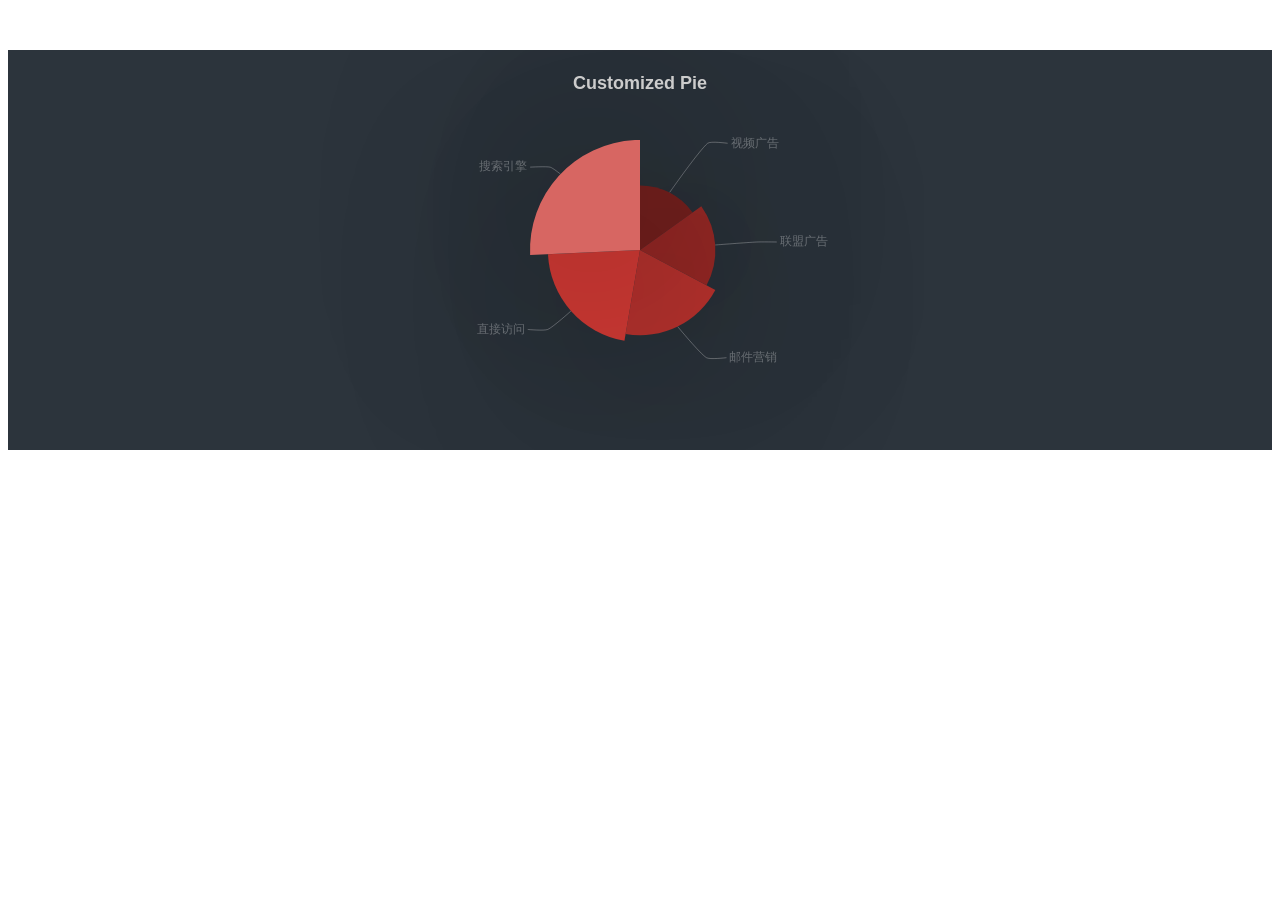
<file: public/static/admin/pages/echarts/map4.html>
<!DOCTYPE html>
<html lang="en">
<head>
    <meta charset="UTF-8">
    <title>饼图</title>
</head>
<body>
<div id="main" style="width: 100%;height:400px;margin-top: 50px;"></div>
<script src="../../lib/echarts/echarts.min.js"></script>
<script type="text/javascript">
    // 基于准备好的dom，初始化echarts实例
    var myChart = echarts.init(document.getElementById('main'));

    // 指定图表的配置项和数据
    var option = {
        backgroundColor: '#2c343c',

        title: {
            text: 'Customized Pie',
            left: 'center',
            top: 20,
            textStyle: {
                color: '#ccc'
            }
        },

        tooltip: {
            trigger: 'item',
            formatter: "{a} <br/>{b} : {c} ({d}%)"
        },

        visualMap: {
            show: false,
            min: 80,
            max: 600,
            inRange: {
                colorLightness: [0, 1]
            }
        },
        series: [
            {
                name: '访问来源',
                type: 'pie',
                radius: '55%',
                center: ['50%', '50%'],
                data: [
                    {value: 335, name: '直接访问'},
                    {value: 310, name: '邮件营销'},
                    {value: 274, name: '联盟广告'},
                    {value: 235, name: '视频广告'},
                    {value: 400, name: '搜索引擎'}
                ].sort(function (a, b) {
                    return a.value - b.value;
                }),
                roseType: 'radius',
                label: {
                    normal: {
                        textStyle: {
                            color: 'rgba(255, 255, 255, 0.3)'
                        }
                    }
                },
                labelLine: {
                    normal: {
                        lineStyle: {
                            color: 'rgba(255, 255, 255, 0.3)'
                        },
                        smooth: 0.2,
                        length: 10,
                        length2: 20
                    }
                },
                itemStyle: {
                    normal: {
                        color: '#c23531',
                        shadowBlur: 200,
                        shadowColor: 'rgba(0, 0, 0, 0.5)'
                    }
                },

                animationType: 'scale',
                animationEasing: 'elasticOut',
                animationDelay: function (idx) {
                    return Math.random() * 200;
                }
            }
        ]
    };

    // 使用刚指定的配置项和数据显示图表。
    myChart.setOption(option);
</script>
</body>
</html>
</file>
<file: public/static/admin/css/home.css>
@import "./common.css";
@import "../lib/layui/css/layui.css";

.yskj-card-body{
    padding: 20px;
    position: relative;
    width: 100%;
    box-sizing: border-box;
}
.yskj-card-body-tb{
    padding: 20px 0;
    position: relative;
    width: 100%;
    box-sizing: border-box;
}
.home .layui-card{
    -webkit-box-shadow: 0 0 20px rgba(0,0,0,.08);
    box-shadow: 0 0 20px rgba(0,0,0,.08);
    border-radius: 5px;
}
.cart-data .stat-text{
    color: #455a64;
    font-size: 24px;
    padding-bottom: 5px;
}
.cart-data .stat-heading{
    color: #99abb4;
}
.cart-data .img-box{
    display: inline-block;
    vertical-align: middle;
    padding-right: 20px;
}
.cart-data .img-box img{
    width: 60px;
}
.cart-data .cart-r{
    display: inline-block;
    vertical-align: middle;
}

.my-card-title{
    color:#212529;
    font-size: 16px;
    padding-bottom: 20px;
    font-weight: bolder;
}

/**图表样式**/
.map-body{
    height: 360px;
}
.map-china{
    height: 360px;
}
/***进度条***/
.progress-box {
    margin-bottom: 20px;
    display: flex;
}
.progress-box .por-title {
    font-weight: 600;
    color: #868e96;
    padding-bottom: 5px;
}
.progress-box .por-txt {
    font-size: 13px;
    padding-bottom: 5px;
}
.progress-box .pro-head{
    width: 50px;
    height: 50px;
    line-height: 50px;
    display: inline-block;
    vertical-align: middle;
    float: left;
    overflow: hidden;
    padding-right: 20px;
}
.progress-box .pro-head img{
    background: #BEA8AB;
    width: 100%;
    height: 100%;
    border-radius: 100%;
}
.progress-box .pro-data{
    display: inline-block;
    vertical-align: middle;
    flex: 1;
    /*float: left;*/
    /*width: 70%;*/
}

/**日历**/
#calendar .layui-laydate{
    border-radius: 5px;
    border:0;
    -webkit-box-shadow: 0 0 20px rgba(0,0,0,.08);
    box-shadow: 0 0 20px rgba(0,0,0,.08);
}
</file>
<file: public/static/admin/css/home2.css>
@import "./common.css";
@import "../lib/layui/css/layui.css";

.data-body {
  display: flex;
  padding:20px;
  padding-bottom: 0;
  color:#333333;
}
.data-body .media-cont {
  -ms-flex-align: center !important;
  align-items: center !important;
  -ms-flex: 1 1 auto;
  flex: 1 1 auto;
}
.data-body .media-cont .tit{
  font-size: 16px;
  padding-bottom:5px;
}
.data-body .media-cont .num{
  font-size: 24px;
  line-height: 22px;
}
.data-body .w-img{
  width: 60px;
  height: 60px;
}
.data-body .w-img img{
  width: 100%;
  height: 100%;
}
.line-home-a{
  height: 60px;
}















.cart-data .stat-text {
  color: #455a64;
  font-size: 24px;
  padding-bottom: 5px;
}
.extra-small-font {
  font-size: 12px;
}

.cart-data .stat-heading {
  color: #99abb4;
}

.cart-data .img-box {
  display: inline-block;
  vertical-align: middle;
}

.cart-data .img-box img {
  width: 60px;
}

.cart-data .cart-r {
  display: inline-block;
  vertical-align: middle;
  padding-left: 20px;
}

.my-card-title {
  color: #212529;
  font-size: 16px;
  padding-bottom: 20px;
  font-weight: bolder;
}

/**图表样式**/
.map-body {
  height: 360px;
}

.map-china {
  height: 360px;
}

/***进度条***/
.progress-box {
  margin-bottom: 20px;
  display: flex;
}

.progress-box .por-title {
  font-weight: 600;
  color: #868e96;
  padding-bottom: 5px;
}

.progress-box .por-txt {
  font-size: 13px;
  padding-bottom: 5px;
}

.progress-box .pro-head {
  width: 50px;
  height: 50px;
  line-height: 50px;
  display: inline-block;
  vertical-align: middle;
  float: left;
  overflow: hidden;
  padding-right: 20px;
}

.progress-box .pro-head img {
  background: #BEA8AB;
  width: 100%;
  height: 100%;
  border-radius: 100%;
}

.progress-box .pro-data {
  display: inline-block;
  vertical-align: middle;
  flex: 1;
  /*float: left;*/
  /*width: 70%;*/
}

/**日历**/
#calendar .layui-laydate {
  border-radius: 5px;
  border: 0;
  -webkit-box-shadow: 0 0 20px rgba(0, 0, 0, .08);
  box-shadow: 0 0 20px rgba(0, 0, 0, .08);
}
</file>
<file: public/static/admin/lib/layui/css/layui.css>
/** layui-v2.5.4 MIT License By https://www.layui.com */
 .layui-inline,img{display:inline-block;vertical-align:middle}h1,h2,h3,h4,h5,h6{font-weight:400}.layui-edge,.layui-header,.layui-inline,.layui-main{position:relative}.layui-body,.layui-edge,.layui-elip{overflow:hidden}.layui-btn,.layui-edge,.layui-inline,img{vertical-align:middle}.layui-btn,.layui-disabled,.layui-icon,.layui-unselect{-moz-user-select:none;-webkit-user-select:none;-ms-user-select:none}.layui-elip,.layui-form-checkbox span,.layui-form-pane .layui-form-label{text-overflow:ellipsis;white-space:nowrap}.layui-breadcrumb,.layui-tree-btnGroup{visibility:hidden}blockquote,body,button,dd,div,dl,dt,form,h1,h2,h3,h4,h5,h6,input,li,ol,p,pre,td,textarea,th,ul{margin:0;padding:0;-webkit-tap-highlight-color:rgba(0,0,0,0)}a:active,a:hover{outline:0}img{border:none}li{list-style:none}table{border-collapse:collapse;border-spacing:0}h4,h5,h6{font-size:100%}button,input,optgroup,option,select,textarea{font-family:inherit;font-size:inherit;font-style:inherit;font-weight:inherit;outline:0}pre{white-space:pre-wrap;white-space:-moz-pre-wrap;white-space:-pre-wrap;white-space:-o-pre-wrap;word-wrap:break-word}body{line-height:24px;font:14px Helvetica Neue,Helvetica,PingFang SC,Tahoma,Arial,sans-serif}hr{height:1px;margin:10px 0;border:0;clear:both}a{color:#333;text-decoration:none}a:hover{color:#777}a cite{font-style:normal;*cursor:pointer}.layui-border-box,.layui-border-box *{box-sizing:border-box}.layui-box,.layui-box *{box-sizing:content-box}.layui-clear{clear:both;*zoom:1}.layui-clear:after{content:'\20';clear:both;*zoom:1;display:block;height:0}.layui-inline{*display:inline;*zoom:1}.layui-edge{display:inline-block;width:0;height:0;border-width:6px;border-style:dashed;border-color:transparent}.layui-edge-top{top:-4px;border-bottom-color:#999;border-bottom-style:solid}.layui-edge-right{border-left-color:#999;border-left-style:solid}.layui-edge-bottom{top:2px;border-top-color:#999;border-top-style:solid}.layui-edge-left{border-right-color:#999;border-right-style:solid}.layui-disabled,.layui-disabled:hover{color:#d2d2d2!important;cursor:not-allowed!important}.layui-circle{border-radius:100%}.layui-show{display:block!important}.layui-hide{display:none!important}@font-face{font-family:layui-icon;src:url(../font/iconfont.eot?v=250);src:url(../font/iconfont.eot?v=250#iefix) format('embedded-opentype'),url(../font/iconfont.woff2?v=250) format('woff2'),url(../font/iconfont.woff?v=250) format('woff'),url(../font/iconfont.ttf?v=250) format('truetype'),url(../font/iconfont.svg?v=250#layui-icon) format('svg')}.layui-icon{font-family:layui-icon!important;font-size:16px;font-style:normal;-webkit-font-smoothing:antialiased;-moz-osx-font-smoothing:grayscale}.layui-icon-reply-fill:before{content:"\e611"}.layui-icon-set-fill:before{content:"\e614"}.layui-icon-menu-fill:before{content:"\e60f"}.layui-icon-search:before{content:"\e615"}.layui-icon-share:before{content:"\e641"}.layui-icon-set-sm:before{content:"\e620"}.layui-icon-engine:before{content:"\e628"}.layui-icon-close:before{content:"\1006"}.layui-icon-close-fill:before{content:"\1007"}.layui-icon-chart-screen:before{content:"\e629"}.layui-icon-star:before{content:"\e600"}.layui-icon-circle-dot:before{content:"\e617"}.layui-icon-chat:before{content:"\e606"}.layui-icon-release:before{content:"\e609"}.layui-icon-list:before{content:"\e60a"}.layui-icon-chart:before{content:"\e62c"}.layui-icon-ok-circle:before{content:"\1005"}.layui-icon-layim-theme:before{content:"\e61b"}.layui-icon-table:before{content:"\e62d"}.layui-icon-right:before{content:"\e602"}.layui-icon-left:before{content:"\e603"}.layui-icon-cart-simple:before{content:"\e698"}.layui-icon-face-cry:before{content:"\e69c"}.layui-icon-face-smile:before{content:"\e6af"}.layui-icon-survey:before{content:"\e6b2"}.layui-icon-tree:before{content:"\e62e"}.layui-icon-upload-circle:before{content:"\e62f"}.layui-icon-add-circle:before{content:"\e61f"}.layui-icon-download-circle:before{content:"\e601"}.layui-icon-templeate-1:before{content:"\e630"}.layui-icon-util:before{content:"\e631"}.layui-icon-face-surprised:before{content:"\e664"}.layui-icon-edit:before{content:"\e642"}.layui-icon-speaker:before{content:"\e645"}.layui-icon-down:before{content:"\e61a"}.layui-icon-file:before{content:"\e621"}.layui-icon-layouts:before{content:"\e632"}.layui-icon-rate-half:before{content:"\e6c9"}.layui-icon-add-circle-fine:before{content:"\e608"}.layui-icon-prev-circle:before{content:"\e633"}.layui-icon-read:before{content:"\e705"}.layui-icon-404:before{content:"\e61c"}.layui-icon-carousel:before{content:"\e634"}.layui-icon-help:before{content:"\e607"}.layui-icon-code-circle:before{content:"\e635"}.layui-icon-water:before{content:"\e636"}.layui-icon-username:before{content:"\e66f"}.layui-icon-find-fill:before{content:"\e670"}.layui-icon-about:before{content:"\e60b"}.layui-icon-location:before{content:"\e715"}.layui-icon-up:before{content:"\e619"}.layui-icon-pause:before{content:"\e651"}.layui-icon-date:before{content:"\e637"}.layui-icon-layim-uploadfile:before{content:"\e61d"}.layui-icon-delete:before{content:"\e640"}.layui-icon-play:before{content:"\e652"}.layui-icon-top:before{content:"\e604"}.layui-icon-friends:before{content:"\e612"}.layui-icon-refresh-3:before{content:"\e9aa"}.layui-icon-ok:before{content:"\e605"}.layui-icon-layer:before{content:"\e638"}.layui-icon-face-smile-fine:before{content:"\e60c"}.layui-icon-dollar:before{content:"\e659"}.layui-icon-group:before{content:"\e613"}.layui-icon-layim-download:before{content:"\e61e"}.layui-icon-picture-fine:before{content:"\e60d"}.layui-icon-link:before{content:"\e64c"}.layui-icon-diamond:before{content:"\e735"}.layui-icon-log:before{content:"\e60e"}.layui-icon-rate-solid:before{content:"\e67a"}.layui-icon-fonts-del:before{content:"\e64f"}.layui-icon-unlink:before{content:"\e64d"}.layui-icon-fonts-clear:before{content:"\e639"}.layui-icon-triangle-r:before{content:"\e623"}.layui-icon-circle:before{content:"\e63f"}.layui-icon-radio:before{content:"\e643"}.layui-icon-align-center:before{content:"\e647"}.layui-icon-align-right:before{content:"\e648"}.layui-icon-align-left:before{content:"\e649"}.layui-icon-loading-1:before{content:"\e63e"}.layui-icon-return:before{content:"\e65c"}.layui-icon-fonts-strong:before{content:"\e62b"}.layui-icon-upload:before{content:"\e67c"}.layui-icon-dialogue:before{content:"\e63a"}.layui-icon-video:before{content:"\e6ed"}.layui-icon-headset:before{content:"\e6fc"}.layui-icon-cellphone-fine:before{content:"\e63b"}.layui-icon-add-1:before{content:"\e654"}.layui-icon-face-smile-b:before{content:"\e650"}.layui-icon-fonts-html:before{content:"\e64b"}.layui-icon-form:before{content:"\e63c"}.layui-icon-cart:before{content:"\e657"}.layui-icon-camera-fill:before{content:"\e65d"}.layui-icon-tabs:before{content:"\e62a"}.layui-icon-fonts-code:before{content:"\e64e"}.layui-icon-fire:before{content:"\e756"}.layui-icon-set:before{content:"\e716"}.layui-icon-fonts-u:before{content:"\e646"}.layui-icon-triangle-d:before{content:"\e625"}.layui-icon-tips:before{content:"\e702"}.layui-icon-picture:before{content:"\e64a"}.layui-icon-more-vertical:before{content:"\e671"}.layui-icon-flag:before{content:"\e66c"}.layui-icon-loading:before{content:"\e63d"}.layui-icon-fonts-i:before{content:"\e644"}.layui-icon-refresh-1:before{content:"\e666"}.layui-icon-rmb:before{content:"\e65e"}.layui-icon-home:before{content:"\e68e"}.layui-icon-user:before{content:"\e770"}.layui-icon-notice:before{content:"\e667"}.layui-icon-login-weibo:before{content:"\e675"}.layui-icon-voice:before{content:"\e688"}.layui-icon-upload-drag:before{content:"\e681"}.layui-icon-login-qq:before{content:"\e676"}.layui-icon-snowflake:before{content:"\e6b1"}.layui-icon-file-b:before{content:"\e655"}.layui-icon-template:before{content:"\e663"}.layui-icon-auz:before{content:"\e672"}.layui-icon-console:before{content:"\e665"}.layui-icon-app:before{content:"\e653"}.layui-icon-prev:before{content:"\e65a"}.layui-icon-website:before{content:"\e7ae"}.layui-icon-next:before{content:"\e65b"}.layui-icon-component:before{content:"\e857"}.layui-icon-more:before{content:"\e65f"}.layui-icon-login-wechat:before{content:"\e677"}.layui-icon-shrink-right:before{content:"\e668"}.layui-icon-spread-left:before{content:"\e66b"}.layui-icon-camera:before{content:"\e660"}.layui-icon-note:before{content:"\e66e"}.layui-icon-refresh:before{content:"\e669"}.layui-icon-female:before{content:"\e661"}.layui-icon-male:before{content:"\e662"}.layui-icon-password:before{content:"\e673"}.layui-icon-senior:before{content:"\e674"}.layui-icon-theme:before{content:"\e66a"}.layui-icon-tread:before{content:"\e6c5"}.layui-icon-praise:before{content:"\e6c6"}.layui-icon-star-fill:before{content:"\e658"}.layui-icon-rate:before{content:"\e67b"}.layui-icon-template-1:before{content:"\e656"}.layui-icon-vercode:before{content:"\e679"}.layui-icon-cellphone:before{content:"\e678"}.layui-icon-screen-full:before{content:"\e622"}.layui-icon-screen-restore:before{content:"\e758"}.layui-icon-cols:before{content:"\e610"}.layui-icon-export:before{content:"\e67d"}.layui-icon-print:before{content:"\e66d"}.layui-icon-slider:before{content:"\e714"}.layui-icon-addition:before{content:"\e624"}.layui-icon-subtraction:before{content:"\e67e"}.layui-icon-service:before{content:"\e626"}.layui-icon-transfer:before{content:"\e691"}.layui-main{width:1140px;margin:0 auto}.layui-header{z-index:1000;height:60px}.layui-header a:hover{transition:all .5s;-webkit-transition:all .5s}.layui-side{position:fixed;left:0;top:0;bottom:0;z-index:999;width:200px;overflow-x:hidden}.layui-side-scroll{position:relative;width:220px;height:100%;overflow-x:hidden}.layui-body{position:absolute;left:200px;right:0;top:0;bottom:0;z-index:998;width:auto;overflow-y:auto;box-sizing:border-box}.layui-layout-body{overflow:hidden}.layui-layout-admin .layui-header{background-color:#23262E}.layui-layout-admin .layui-side{top:60px;width:200px;overflow-x:hidden}.layui-layout-admin .layui-body{position:fixed;top:60px;bottom:44px}.layui-layout-admin .layui-main{width:auto;margin:0 15px}.layui-layout-admin .layui-footer{position:fixed;left:200px;right:0;bottom:0;height:44px;line-height:44px;padding:0 15px;background-color:#eee}.layui-layout-admin .layui-logo{position:absolute;left:0;top:0;width:200px;height:100%;line-height:60px;text-align:center;color:#009688;font-size:16px}.layui-layout-admin .layui-header .layui-nav{background:0 0}.layui-layout-left{position:absolute!important;left:200px;top:0}.layui-layout-right{position:absolute!important;right:0;top:0}.layui-container{position:relative;margin:0 auto;padding:0 15px;box-sizing:border-box}.layui-fluid{position:relative;margin:0 auto;padding:0 15px}.layui-row:after,.layui-row:before{content:'';display:block;clear:both}.layui-col-lg1,.layui-col-lg10,.layui-col-lg11,.layui-col-lg12,.layui-col-lg2,.layui-col-lg3,.layui-col-lg4,.layui-col-lg5,.layui-col-lg6,.layui-col-lg7,.layui-col-lg8,.layui-col-lg9,.layui-col-md1,.layui-col-md10,.layui-col-md11,.layui-col-md12,.layui-col-md2,.layui-col-md3,.layui-col-md4,.layui-col-md5,.layui-col-md6,.layui-col-md7,.layui-col-md8,.layui-col-md9,.layui-col-sm1,.layui-col-sm10,.layui-col-sm11,.layui-col-sm12,.layui-col-sm2,.layui-col-sm3,.layui-col-sm4,.layui-col-sm5,.layui-col-sm6,.layui-col-sm7,.layui-col-sm8,.layui-col-sm9,.layui-col-xs1,.layui-col-xs10,.layui-col-xs11,.layui-col-xs12,.layui-col-xs2,.layui-col-xs3,.layui-col-xs4,.layui-col-xs5,.layui-col-xs6,.layui-col-xs7,.layui-col-xs8,.layui-col-xs9{position:relative;display:block;box-sizing:border-box}.layui-col-xs1,.layui-col-xs10,.layui-col-xs11,.layui-col-xs12,.layui-col-xs2,.layui-col-xs3,.layui-col-xs4,.layui-col-xs5,.layui-col-xs6,.layui-col-xs7,.layui-col-xs8,.layui-col-xs9{float:left}.layui-col-xs1{width:8.33333333%}.layui-col-xs2{width:16.66666667%}.layui-col-xs3{width:25%}.layui-col-xs4{width:33.33333333%}.layui-col-xs5{width:41.66666667%}.layui-col-xs6{width:50%}.layui-col-xs7{width:58.33333333%}.layui-col-xs8{width:66.66666667%}.layui-col-xs9{width:75%}.layui-col-xs10{width:83.33333333%}.layui-col-xs11{width:91.66666667%}.layui-col-xs12{width:100%}.layui-col-xs-offset1{margin-left:8.33333333%}.layui-col-xs-offset2{margin-left:16.66666667%}.layui-col-xs-offset3{margin-left:25%}.layui-col-xs-offset4{margin-left:33.33333333%}.layui-col-xs-offset5{margin-left:41.66666667%}.layui-col-xs-offset6{margin-left:50%}.layui-col-xs-offset7{margin-left:58.33333333%}.layui-col-xs-offset8{margin-left:66.66666667%}.layui-col-xs-offset9{margin-left:75%}.layui-col-xs-offset10{margin-left:83.33333333%}.layui-col-xs-offset11{margin-left:91.66666667%}.layui-col-xs-offset12{margin-left:100%}@media screen and (max-width:768px){.layui-hide-xs{display:none!important}.layui-show-xs-block{display:block!important}.layui-show-xs-inline{display:inline!important}.layui-show-xs-inline-block{display:inline-block!important}}@media screen and (min-width:768px){.layui-container{width:750px}.layui-hide-sm{display:none!important}.layui-show-sm-block{display:block!important}.layui-show-sm-inline{display:inline!important}.layui-show-sm-inline-block{display:inline-block!important}.layui-col-sm1,.layui-col-sm10,.layui-col-sm11,.layui-col-sm12,.layui-col-sm2,.layui-col-sm3,.layui-col-sm4,.layui-col-sm5,.layui-col-sm6,.layui-col-sm7,.layui-col-sm8,.layui-col-sm9{float:left}.layui-col-sm1{width:8.33333333%}.layui-col-sm2{width:16.66666667%}.layui-col-sm3{width:25%}.layui-col-sm4{width:33.33333333%}.layui-col-sm5{width:41.66666667%}.layui-col-sm6{width:50%}.layui-col-sm7{width:58.33333333%}.layui-col-sm8{width:66.66666667%}.layui-col-sm9{width:75%}.layui-col-sm10{width:83.33333333%}.layui-col-sm11{width:91.66666667%}.layui-col-sm12{width:100%}.layui-col-sm-offset1{margin-left:8.33333333%}.layui-col-sm-offset2{margin-left:16.66666667%}.layui-col-sm-offset3{margin-left:25%}.layui-col-sm-offset4{margin-left:33.33333333%}.layui-col-sm-offset5{margin-left:41.66666667%}.layui-col-sm-offset6{margin-left:50%}.layui-col-sm-offset7{margin-left:58.33333333%}.layui-col-sm-offset8{margin-left:66.66666667%}.layui-col-sm-offset9{margin-left:75%}.layui-col-sm-offset10{margin-left:83.33333333%}.layui-col-sm-offset11{margin-left:91.66666667%}.layui-col-sm-offset12{margin-left:100%}}@media screen and (min-width:992px){.layui-container{width:970px}.layui-hide-md{display:none!important}.layui-show-md-block{display:block!important}.layui-show-md-inline{display:inline!important}.layui-show-md-inline-block{display:inline-block!important}.layui-col-md1,.layui-col-md10,.layui-col-md11,.layui-col-md12,.layui-col-md2,.layui-col-md3,.layui-col-md4,.layui-col-md5,.layui-col-md6,.layui-col-md7,.layui-col-md8,.layui-col-md9{float:left}.layui-col-md1{width:8.33333333%}.layui-col-md2{width:16.66666667%}.layui-col-md3{width:25%}.layui-col-md4{width:33.33333333%}.layui-col-md5{width:41.66666667%}.layui-col-md6{width:50%}.layui-col-md7{width:58.33333333%}.layui-col-md8{width:66.66666667%}.layui-col-md9{width:75%}.layui-col-md10{width:83.33333333%}.layui-col-md11{width:91.66666667%}.layui-col-md12{width:100%}.layui-col-md-offset1{margin-left:8.33333333%}.layui-col-md-offset2{margin-left:16.66666667%}.layui-col-md-offset3{margin-left:25%}.layui-col-md-offset4{margin-left:33.33333333%}.layui-col-md-offset5{margin-left:41.66666667%}.layui-col-md-offset6{margin-left:50%}.layui-col-md-offset7{margin-left:58.33333333%}.layui-col-md-offset8{margin-left:66.66666667%}.layui-col-md-offset9{margin-left:75%}.layui-col-md-offset10{margin-left:83.33333333%}.layui-col-md-offset11{margin-left:91.66666667%}.layui-col-md-offset12{margin-left:100%}}@media screen and (min-width:1200px){.layui-container{width:1170px}.layui-hide-lg{display:none!important}.layui-show-lg-block{display:block!important}.layui-show-lg-inline{display:inline!important}.layui-show-lg-inline-block{display:inline-block!important}.layui-col-lg1,.layui-col-lg10,.layui-col-lg11,.layui-col-lg12,.layui-col-lg2,.layui-col-lg3,.layui-col-lg4,.layui-col-lg5,.layui-col-lg6,.layui-col-lg7,.layui-col-lg8,.layui-col-lg9{float:left}.layui-col-lg1{width:8.33333333%}.layui-col-lg2{width:16.66666667%}.layui-col-lg3{width:25%}.layui-col-lg4{width:33.33333333%}.layui-col-lg5{width:41.66666667%}.layui-col-lg6{width:50%}.layui-col-lg7{width:58.33333333%}.layui-col-lg8{width:66.66666667%}.layui-col-lg9{width:75%}.layui-col-lg10{width:83.33333333%}.layui-col-lg11{width:91.66666667%}.layui-col-lg12{width:100%}.layui-col-lg-offset1{margin-left:8.33333333%}.layui-col-lg-offset2{margin-left:16.66666667%}.layui-col-lg-offset3{margin-left:25%}.layui-col-lg-offset4{margin-left:33.33333333%}.layui-col-lg-offset5{margin-left:41.66666667%}.layui-col-lg-offset6{margin-left:50%}.layui-col-lg-offset7{margin-left:58.33333333%}.layui-col-lg-offset8{margin-left:66.66666667%}.layui-col-lg-offset9{margin-left:75%}.layui-col-lg-offset10{margin-left:83.33333333%}.layui-col-lg-offset11{margin-left:91.66666667%}.layui-col-lg-offset12{margin-left:100%}}.layui-col-space1{margin:-.5px}.layui-col-space1>*{padding:.5px}.layui-col-space3{margin:-1.5px}.layui-col-space3>*{padding:1.5px}.layui-col-space5{margin:-2.5px}.layui-col-space5>*{padding:2.5px}.layui-col-space8{margin:-3.5px}.layui-col-space8>*{padding:3.5px}.layui-col-space10{margin:-5px}.layui-col-space10>*{padding:5px}.layui-col-space12{margin:-6px}.layui-col-space12>*{padding:6px}.layui-col-space15{margin:-7.5px}.layui-col-space15>*{padding:7.5px}.layui-col-space18{margin:-9px}.layui-col-space18>*{padding:9px}.layui-col-space20{margin:-10px}.layui-col-space20>*{padding:10px}.layui-col-space22{margin:-11px}.layui-col-space22>*{padding:11px}.layui-col-space25{margin:-12.5px}.layui-col-space25>*{padding:12.5px}.layui-col-space30{margin:-15px}.layui-col-space30>*{padding:15px}.layui-btn,.layui-input,.layui-select,.layui-textarea,.layui-upload-button{outline:0;-webkit-appearance:none;transition:all .3s;-webkit-transition:all .3s;box-sizing:border-box}.layui-elem-quote{margin-bottom:10px;padding:15px;line-height:22px;border-left:5px solid #009688;border-radius:0 2px 2px 0;background-color:#f2f2f2}.layui-quote-nm{border-style:solid;border-width:1px 1px 1px 5px;background:0 0}.layui-elem-field{margin-bottom:10px;padding:0;border-width:1px;border-style:solid}.layui-elem-field legend{margin-left:20px;padding:0 10px;font-size:20px;font-weight:300}.layui-field-title{margin:10px 0 20px;border-width:1px 0 0}.layui-field-box{padding:10px 15px}.layui-field-title .layui-field-box{padding:10px 0}.layui-progress{position:relative;height:6px;border-radius:20px;background-color:#e2e2e2}.layui-progress-bar{position:absolute;left:0;top:0;width:0;max-width:100%;height:6px;border-radius:20px;text-align:right;background-color:#5FB878;transition:all .3s;-webkit-transition:all .3s}.layui-progress-big,.layui-progress-big .layui-progress-bar{height:18px;line-height:18px}.layui-progress-text{position:relative;top:-20px;line-height:18px;font-size:12px;color:#666}.layui-progress-big .layui-progress-text{position:static;padding:0 10px;color:#fff}.layui-collapse{border-width:1px;border-style:solid;border-radius:2px}.layui-colla-content,.layui-colla-item{border-top-width:1px;border-top-style:solid}.layui-colla-item:first-child{border-top:none}.layui-colla-title{position:relative;height:42px;line-height:42px;padding:0 15px 0 35px;color:#333;background-color:#f2f2f2;cursor:pointer;font-size:14px;overflow:hidden}.layui-colla-content{display:none;padding:10px 15px;line-height:22px;color:#666}.layui-colla-icon{position:absolute;left:15px;top:0;font-size:14px}.layui-card{margin-bottom:15px;border-radius:2px;background-color:#fff;box-shadow:0 1px 2px 0 rgba(0,0,0,.05)}.layui-card:last-child{margin-bottom:0}.layui-card-header{position:relative;height:42px;line-height:42px;padding:0 15px;border-bottom:1px solid #f6f6f6;color:#333;border-radius:2px 2px 0 0;font-size:14px}.layui-bg-black,.layui-bg-blue,.layui-bg-cyan,.layui-bg-green,.layui-bg-orange,.layui-bg-red{color:#fff!important}.layui-card-body{position:relative;padding:10px 15px;line-height:24px}.layui-card-body[pad15]{padding:15px}.layui-card-body[pad20]{padding:20px}.layui-card-body .layui-table{margin:5px 0}.layui-card .layui-tab{margin:0}.layui-panel-window{position:relative;padding:15px;border-radius:0;border-top:5px solid #E6E6E6;background-color:#fff}.layui-auxiliar-moving{position:fixed;left:0;right:0;top:0;bottom:0;width:100%;height:100%;background:0 0;z-index:9999999999}.layui-form-label,.layui-form-mid,.layui-form-select,.layui-input-block,.layui-input-inline,.layui-textarea{position:relative}.layui-bg-red{background-color:#FF5722!important}.layui-bg-orange{background-color:#FFB800!important}.layui-bg-green{background-color:#009688!important}.layui-bg-cyan{background-color:#2F4056!important}.layui-bg-blue{background-color:#1E9FFF!important}.layui-bg-black{background-color:#393D49!important}.layui-bg-gray{background-color:#eee!important;color:#666!important}.layui-badge-rim,.layui-colla-content,.layui-colla-item,.layui-collapse,.layui-elem-field,.layui-form-pane .layui-form-item[pane],.layui-form-pane .layui-form-label,.layui-input,.layui-layedit,.layui-layedit-tool,.layui-quote-nm,.layui-select,.layui-tab-bar,.layui-tab-card,.layui-tab-title,.layui-tab-title .layui-this:after,.layui-textarea{border-color:#e6e6e6}.layui-timeline-item:before,hr{background-color:#e6e6e6}.layui-text{line-height:22px;font-size:14px;color:#666}.layui-text h1,.layui-text h2,.layui-text h3{font-weight:500;color:#333}.layui-text h1{font-size:30px}.layui-text h2{font-size:24px}.layui-text h3{font-size:18px}.layui-text a:not(.layui-btn){color:#01AAED}.layui-text a:not(.layui-btn):hover{text-decoration:underline}.layui-text ul{padding:5px 0 5px 15px}.layui-text ul li{margin-top:5px;list-style-type:disc}.layui-text em,.layui-word-aux{color:#999!important;padding:0 5px!important}.layui-btn{display:inline-block;height:38px;line-height:38px;padding:0 18px;background-color:#009688;color:#fff;white-space:nowrap;text-align:center;font-size:14px;border:none;border-radius:2px;cursor:pointer}.layui-btn:hover{opacity:.8;filter:alpha(opacity=80);color:#fff}.layui-btn:active{opacity:1;filter:alpha(opacity=100)}.layui-btn+.layui-btn{margin-left:10px}.layui-btn-container{font-size:0}.layui-btn-container .layui-btn{margin-right:10px;margin-bottom:10px}.layui-btn-container .layui-btn+.layui-btn{margin-left:0}.layui-table .layui-btn-container .layui-btn{margin-bottom:9px}.layui-btn-radius{border-radius:100px}.layui-btn .layui-icon{margin-right:3px;font-size:18px;vertical-align:bottom;vertical-align:middle\9}.layui-btn-primary{border:1px solid #C9C9C9;background-color:#fff;color:#555}.layui-btn-primary:hover{border-color:#009688;color:#333}.layui-btn-normal{background-color:#1E9FFF}.layui-btn-warm{background-color:#FFB800}.layui-btn-danger{background-color:#FF5722}.layui-btn-checked{background-color:#5FB878}.layui-btn-disabled,.layui-btn-disabled:active,.layui-btn-disabled:hover{border:1px solid #e6e6e6;background-color:#FBFBFB;color:#C9C9C9;cursor:not-allowed;opacity:1}.layui-btn-lg{height:44px;line-height:44px;padding:0 25px;font-size:16px}.layui-btn-sm{height:30px;line-height:30px;padding:0 10px;font-size:12px}.layui-btn-sm i{font-size:16px!important}.layui-btn-xs{height:22px;line-height:22px;padding:0 5px;font-size:12px}.layui-btn-xs i{font-size:14px!important}.layui-btn-group{display:inline-block;vertical-align:middle;font-size:0}.layui-btn-group .layui-btn{margin-left:0!important;margin-right:0!important;border-left:1px solid rgba(255,255,255,.5);border-radius:0}.layui-btn-group .layui-btn-primary{border-left:none}.layui-btn-group .layui-btn-primary:hover{border-color:#C9C9C9;color:#009688}.layui-btn-group .layui-btn:first-child{border-left:none;border-radius:2px 0 0 2px}.layui-btn-group .layui-btn-primary:first-child{border-left:1px solid #c9c9c9}.layui-btn-group .layui-btn:last-child{border-radius:0 2px 2px 0}.layui-btn-group .layui-btn+.layui-btn{margin-left:0}.layui-btn-group+.layui-btn-group{margin-left:10px}.layui-btn-fluid{width:100%}.layui-input,.layui-select,.layui-textarea{height:38px;line-height:1.3;line-height:38px\9;border-width:1px;border-style:solid;background-color:#fff;border-radius:2px}.layui-input::-webkit-input-placeholder,.layui-select::-webkit-input-placeholder,.layui-textarea::-webkit-input-placeholder{line-height:1.3}.layui-input,.layui-textarea{display:block;width:100%;padding-left:10px}.layui-input:hover,.layui-textarea:hover{border-color:#D2D2D2!important}.layui-input:focus,.layui-textarea:focus{border-color:#C9C9C9!important}.layui-textarea{min-height:100px;height:auto;line-height:20px;padding:6px 10px;resize:vertical}.layui-select{padding:0 10px}.layui-form input[type=checkbox],.layui-form input[type=radio],.layui-form select{display:none}.layui-form [lay-ignore]{display:initial}.layui-form-item{margin-bottom:15px;clear:both;*zoom:1}.layui-form-item:after{content:'\20';clear:both;*zoom:1;display:block;height:0}.layui-form-label{float:left;display:block;padding:9px 15px;width:80px;font-weight:400;line-height:20px;text-align:right}.layui-form-label-col{display:block;float:none;padding:9px 0;line-height:20px;text-align:left}.layui-form-item .layui-inline{margin-bottom:5px;margin-right:10px}.layui-input-block{margin-left:110px;min-height:36px}.layui-input-inline{display:inline-block;vertical-align:middle}.layui-form-item .layui-input-inline{float:left;width:190px;margin-right:10px}.layui-form-text .layui-input-inline{width:auto}.layui-form-mid{float:left;display:block;padding:9px 0!important;line-height:20px;margin-right:10px}.layui-form-danger+.layui-form-select .layui-input,.layui-form-danger:focus{border-color:#FF5722!important}.layui-form-select .layui-input{padding-right:30px;cursor:pointer}.layui-form-select .layui-edge{position:absolute;right:10px;top:50%;margin-top:-3px;cursor:pointer;border-width:6px;border-top-color:#c2c2c2;border-top-style:solid;transition:all .3s;-webkit-transition:all .3s}.layui-form-select dl{display:none;position:absolute;left:0;top:42px;padding:5px 0;z-index:899;min-width:100%;border:1px solid #d2d2d2;max-height:300px;overflow-y:auto;background-color:#fff;border-radius:2px;box-shadow:0 2px 4px rgba(0,0,0,.12);box-sizing:border-box}.layui-form-select dl dd,.layui-form-select dl dt{padding:0 10px;line-height:36px;white-space:nowrap;overflow:hidden;text-overflow:ellipsis}.layui-form-select dl dt{font-size:12px;color:#999}.layui-form-select dl dd{cursor:pointer}.layui-form-select dl dd:hover{background-color:#f2f2f2;-webkit-transition:.5s all;transition:.5s all}.layui-form-select .layui-select-group dd{padding-left:20px}.layui-form-select dl dd.layui-select-tips{padding-left:10px!important;color:#999}.layui-form-select dl dd.layui-this{background-color:#5FB878;color:#fff}.layui-form-checkbox,.layui-form-select dl dd.layui-disabled{background-color:#fff}.layui-form-selected dl{display:block}.layui-form-checkbox,.layui-form-checkbox *,.layui-form-switch{display:inline-block;vertical-align:middle}.layui-form-selected .layui-edge{margin-top:-9px;-webkit-transform:rotate(180deg);transform:rotate(180deg);margin-top:-3px\9}:root .layui-form-selected .layui-edge{margin-top:-9px\0/IE9}.layui-form-selectup dl{top:auto;bottom:42px}.layui-select-none{margin:5px 0;text-align:center;color:#999}.layui-select-disabled .layui-disabled{border-color:#eee!important}.layui-select-disabled .layui-edge{border-top-color:#d2d2d2}.layui-form-checkbox{position:relative;height:30px;line-height:30px;margin-right:10px;padding-right:30px;cursor:pointer;font-size:0;-webkit-transition:.1s linear;transition:.1s linear;box-sizing:border-box}.layui-form-checkbox span{padding:0 10px;height:100%;font-size:14px;border-radius:2px 0 0 2px;background-color:#d2d2d2;color:#fff;overflow:hidden}.layui-form-checkbox:hover span{background-color:#c2c2c2}.layui-form-checkbox i{position:absolute;right:0;top:0;width:30px;height:28px;border:1px solid #d2d2d2;border-left:none;border-radius:0 2px 2px 0;color:#fff;font-size:20px;text-align:center}.layui-form-checkbox:hover i{border-color:#c2c2c2;color:#c2c2c2}.layui-form-checked,.layui-form-checked:hover{border-color:#5FB878}.layui-form-checked span,.layui-form-checked:hover span{background-color:#5FB878}.layui-form-checked i,.layui-form-checked:hover i{color:#5FB878}.layui-form-item .layui-form-checkbox{margin-top:4px}.layui-form-checkbox[lay-skin=primary]{height:auto!important;line-height:normal!important;min-width:18px;min-height:18px;border:none!important;margin-right:0;padding-left:28px;padding-right:0;background:0 0}.layui-form-checkbox[lay-skin=primary] span{padding-left:0;padding-right:15px;line-height:18px;background:0 0;color:#666}.layui-form-checkbox[lay-skin=primary] i{right:auto;left:0;width:16px;height:16px;line-height:16px;border:1px solid #d2d2d2;font-size:12px;border-radius:2px;background-color:#fff;-webkit-transition:.1s linear;transition:.1s linear}.layui-form-checkbox[lay-skin=primary]:hover i{border-color:#5FB878;color:#fff}.layui-form-checked[lay-skin=primary] i{border-color:#5FB878!important;background-color:#5FB878;color:#fff}.layui-checkbox-disbaled[lay-skin=primary] span{background:0 0!important;color:#c2c2c2}.layui-checkbox-disbaled[lay-skin=primary]:hover i{border-color:#d2d2d2}.layui-form-item .layui-form-checkbox[lay-skin=primary]{margin-top:10px}.layui-form-switch{position:relative;height:22px;line-height:22px;min-width:35px;padding:0 5px;margin-top:8px;border:1px solid #d2d2d2;border-radius:20px;cursor:pointer;background-color:#fff;-webkit-transition:.1s linear;transition:.1s linear}.layui-form-switch i{position:absolute;left:5px;top:3px;width:16px;height:16px;border-radius:20px;background-color:#d2d2d2;-webkit-transition:.1s linear;transition:.1s linear}.layui-form-switch em{position:relative;top:0;width:25px;margin-left:21px;padding:0!important;text-align:center!important;color:#999!important;font-style:normal!important;font-size:12px}.layui-form-onswitch{border-color:#5FB878;background-color:#5FB878}.layui-checkbox-disbaled,.layui-checkbox-disbaled i{border-color:#e2e2e2!important}.layui-form-onswitch i{left:100%;margin-left:-21px;background-color:#fff}.layui-form-onswitch em{margin-left:5px;margin-right:21px;color:#fff!important}.layui-checkbox-disbaled span{background-color:#e2e2e2!important}.layui-checkbox-disbaled:hover i{color:#fff!important}[lay-radio]{display:none}.layui-form-radio,.layui-form-radio *{display:inline-block;vertical-align:middle}.layui-form-radio{line-height:28px;margin:6px 10px 0 0;padding-right:10px;cursor:pointer;font-size:0}.layui-form-radio *{font-size:14px}.layui-form-radio>i{margin-right:8px;font-size:22px;color:#c2c2c2}.layui-form-radio>i:hover,.layui-form-radioed>i{color:#5FB878}.layui-radio-disbaled>i{color:#e2e2e2!important}.layui-form-pane .layui-form-label{width:110px;padding:8px 15px;height:38px;line-height:20px;border-width:1px;border-style:solid;border-radius:2px 0 0 2px;text-align:center;background-color:#FBFBFB;overflow:hidden;box-sizing:border-box}.layui-form-pane .layui-input-inline{margin-left:-1px}.layui-form-pane .layui-input-block{margin-left:110px;left:-1px}.layui-form-pane .layui-input{border-radius:0 2px 2px 0}.layui-form-pane .layui-form-text .layui-form-label{float:none;width:100%;border-radius:2px;box-sizing:border-box;text-align:left}.layui-form-pane .layui-form-text .layui-input-inline{display:block;margin:0;top:-1px;clear:both}.layui-form-pane .layui-form-text .layui-input-block{margin:0;left:0;top:-1px}.layui-form-pane .layui-form-text .layui-textarea{min-height:100px;border-radius:0 0 2px 2px}.layui-form-pane .layui-form-checkbox{margin:4px 0 4px 10px}.layui-form-pane .layui-form-radio,.layui-form-pane .layui-form-switch{margin-top:6px;margin-left:10px}.layui-form-pane .layui-form-item[pane]{position:relative;border-width:1px;border-style:solid}.layui-form-pane .layui-form-item[pane] .layui-form-label{position:absolute;left:0;top:0;height:100%;border-width:0 1px 0 0}.layui-form-pane .layui-form-item[pane] .layui-input-inline{margin-left:110px}@media screen and (max-width:450px){.layui-form-item .layui-form-label{text-overflow:ellipsis;overflow:hidden;white-space:nowrap}.layui-form-item .layui-inline{display:block;margin-right:0;margin-bottom:20px;clear:both}.layui-form-item .layui-inline:after{content:'\20';clear:both;display:block;height:0}.layui-form-item .layui-input-inline{display:block;float:none;left:-3px;width:auto;margin:0 0 10px 112px}.layui-form-item .layui-input-inline+.layui-form-mid{margin-left:110px;top:-5px;padding:0}.layui-form-item .layui-form-checkbox{margin-right:5px;margin-bottom:5px}}.layui-layedit{border-width:1px;border-style:solid;border-radius:2px}.layui-layedit-tool{padding:3px 5px;border-bottom-width:1px;border-bottom-style:solid;font-size:0}.layedit-tool-fixed{position:fixed;top:0;border-top:1px solid #e2e2e2}.layui-layedit-tool .layedit-tool-mid,.layui-layedit-tool .layui-icon{display:inline-block;vertical-align:middle;text-align:center;font-size:14px}.layui-layedit-tool .layui-icon{position:relative;width:32px;height:30px;line-height:30px;margin:3px 5px;color:#777;cursor:pointer;border-radius:2px}.layui-layedit-tool .layui-icon:hover{color:#393D49}.layui-layedit-tool .layui-icon:active{color:#000}.layui-layedit-tool .layedit-tool-active{background-color:#e2e2e2;color:#000}.layui-layedit-tool .layui-disabled,.layui-layedit-tool .layui-disabled:hover{color:#d2d2d2;cursor:not-allowed}.layui-layedit-tool .layedit-tool-mid{width:1px;height:18px;margin:0 10px;background-color:#d2d2d2}.layedit-tool-html{width:50px!important;font-size:30px!important}.layedit-tool-b,.layedit-tool-code,.layedit-tool-help{font-size:16px!important}.layedit-tool-d,.layedit-tool-face,.layedit-tool-image,.layedit-tool-unlink{font-size:18px!important}.layedit-tool-image input{position:absolute;font-size:0;left:0;top:0;width:100%;height:100%;opacity:.01;filter:Alpha(opacity=1);cursor:pointer}.layui-layedit-iframe iframe{display:block;width:100%}#LAY_layedit_code{overflow:hidden}.layui-laypage{display:inline-block;*display:inline;*zoom:1;vertical-align:middle;margin:10px 0;font-size:0}.layui-laypage>a:first-child,.layui-laypage>a:first-child em{border-radius:2px 0 0 2px}.layui-laypage>a:last-child,.layui-laypage>a:last-child em{border-radius:0 2px 2px 0}.layui-laypage>:first-child{margin-left:0!important}.layui-laypage>:last-child{margin-right:0!important}.layui-laypage a,.layui-laypage button,.layui-laypage input,.layui-laypage select,.layui-laypage span{border:1px solid #e2e2e2}.layui-laypage a,.layui-laypage span{display:inline-block;*display:inline;*zoom:1;vertical-align:middle;padding:0 15px;height:28px;line-height:28px;margin:0 -1px 5px 0;background-color:#fff;color:#333;font-size:12px}.layui-flow-more a *,.layui-laypage input,.layui-table-view select[lay-ignore]{display:inline-block}.layui-laypage a:hover{color:#009688}.layui-laypage em{font-style:normal}.layui-laypage .layui-laypage-spr{color:#999;font-weight:700}.layui-laypage a{text-decoration:none}.layui-laypage .layui-laypage-curr{position:relative}.layui-laypage .layui-laypage-curr em{position:relative;color:#fff}.layui-laypage .layui-laypage-curr .layui-laypage-em{position:absolute;left:-1px;top:-1px;padding:1px;width:100%;height:100%;background-color:#009688}.layui-laypage-em{border-radius:2px}.layui-laypage-next em,.layui-laypage-prev em{font-family:Sim sun;font-size:16px}.layui-laypage .layui-laypage-count,.layui-laypage .layui-laypage-limits,.layui-laypage .layui-laypage-refresh,.layui-laypage .layui-laypage-skip{margin-left:10px;margin-right:10px;padding:0;border:none}.layui-laypage .layui-laypage-limits,.layui-laypage .layui-laypage-refresh{vertical-align:top}.layui-laypage .layui-laypage-refresh i{font-size:18px;cursor:pointer}.layui-laypage select{height:22px;padding:3px;border-radius:2px;cursor:pointer}.layui-laypage .layui-laypage-skip{height:30px;line-height:30px;color:#999}.layui-laypage button,.layui-laypage input{height:30px;line-height:30px;border-radius:2px;vertical-align:top;background-color:#fff;box-sizing:border-box}.layui-laypage input{width:40px;margin:0 10px;padding:0 3px;text-align:center}.layui-laypage input:focus,.layui-laypage select:focus{border-color:#009688!important}.layui-laypage button{margin-left:10px;padding:0 10px;cursor:pointer}.layui-table,.layui-table-view{margin:10px 0}.layui-flow-more{margin:10px 0;text-align:center;color:#999;font-size:14px}.layui-flow-more a{height:32px;line-height:32px}.layui-flow-more a *{vertical-align:top}.layui-flow-more a cite{padding:0 20px;border-radius:3px;background-color:#eee;color:#333;font-style:normal}.layui-flow-more a cite:hover{opacity:.8}.layui-flow-more a i{font-size:30px;color:#737383}.layui-table{width:100%;background-color:#fff;color:#666}.layui-table tr{transition:all .3s;-webkit-transition:all .3s}.layui-table th{text-align:left;font-weight:400}.layui-table tbody tr:hover,.layui-table thead tr,.layui-table-click,.layui-table-header,.layui-table-hover,.layui-table-mend,.layui-table-patch,.layui-table-tool,.layui-table-total,.layui-table-total tr,.layui-table[lay-even] tr:nth-child(even){background-color:#f2f2f2}.layui-table td,.layui-table th,.layui-table-col-set,.layui-table-fixed-r,.layui-table-grid-down,.layui-table-header,.layui-table-page,.layui-table-tips-main,.layui-table-tool,.layui-table-total,.layui-table-view,.layui-table[lay-skin=line],.layui-table[lay-skin=row]{border-width:1px;border-style:solid;border-color:#e6e6e6}.layui-table td,.layui-table th{position:relative;padding:9px 15px;min-height:20px;line-height:20px;font-size:14px}.layui-table[lay-skin=line] td,.layui-table[lay-skin=line] th{border-width:0 0 1px}.layui-table[lay-skin=row] td,.layui-table[lay-skin=row] th{border-width:0 1px 0 0}.layui-table[lay-skin=nob] td,.layui-table[lay-skin=nob] th{border:none}.layui-table img{max-width:100px}.layui-table[lay-size=lg] td,.layui-table[lay-size=lg] th{padding:15px 30px}.layui-table-view .layui-table[lay-size=lg] .layui-table-cell{height:40px;line-height:40px}.layui-table[lay-size=sm] td,.layui-table[lay-size=sm] th{font-size:12px;padding:5px 10px}.layui-table-view .layui-table[lay-size=sm] .layui-table-cell{height:20px;line-height:20px}.layui-table[lay-data]{display:none}.layui-table-box{position:relative;overflow:hidden}.layui-table-view .layui-table{position:relative;width:auto;margin:0}.layui-table-view .layui-table[lay-skin=line]{border-width:0 1px 0 0}.layui-table-view .layui-table[lay-skin=row]{border-width:0 0 1px}.layui-table-view .layui-table td,.layui-table-view .layui-table th{padding:5px 0;border-top:none;border-left:none}.layui-table-view .layui-table th.layui-unselect .layui-table-cell span{cursor:pointer}.layui-table-view .layui-table td{cursor:default}.layui-table-view .layui-table td[data-edit=text]{cursor:text}.layui-table-view .layui-form-checkbox[lay-skin=primary] i{width:18px;height:18px}.layui-table-view .layui-form-radio{line-height:0;padding:0}.layui-table-view .layui-form-radio>i{margin:0;font-size:20px}.layui-table-init{position:absolute;left:0;top:0;width:100%;height:100%;text-align:center;z-index:110}.layui-table-init .layui-icon{position:absolute;left:50%;top:50%;margin:-15px 0 0 -15px;font-size:30px;color:#c2c2c2}.layui-table-header{border-width:0 0 1px;overflow:hidden}.layui-table-header .layui-table{margin-bottom:-1px}.layui-table-tool .layui-inline[lay-event]{position:relative;width:26px;height:26px;padding:5px;line-height:16px;margin-right:10px;text-align:center;color:#333;border:1px solid #ccc;cursor:pointer;-webkit-transition:.5s all;transition:.5s all}.layui-table-tool .layui-inline[lay-event]:hover{border:1px solid #999}.layui-table-tool-temp{padding-right:120px}.layui-table-tool-self{position:absolute;right:17px;top:10px}.layui-table-tool .layui-table-tool-self .layui-inline[lay-event]{margin:0 0 0 10px}.layui-table-tool-panel{position:absolute;top:29px;left:-1px;padding:5px 0;min-width:150px;min-height:40px;border:1px solid #d2d2d2;text-align:left;overflow-y:auto;background-color:#fff;box-shadow:0 2px 4px rgba(0,0,0,.12)}.layui-table-cell,.layui-table-tool-panel li{overflow:hidden;text-overflow:ellipsis;white-space:nowrap}.layui-table-tool-panel li{padding:0 10px;line-height:30px;-webkit-transition:.5s all;transition:.5s all}.layui-table-tool-panel li .layui-form-checkbox[lay-skin=primary]{width:100%;padding-left:28px}.layui-table-tool-panel li:hover{background-color:#f2f2f2}.layui-table-tool-panel li .layui-form-checkbox[lay-skin=primary] i{position:absolute;left:0;top:0}.layui-table-tool-panel li .layui-form-checkbox[lay-skin=primary] span{padding:0}.layui-table-tool .layui-table-tool-self .layui-table-tool-panel{left:auto;right:-1px}.layui-table-col-set{position:absolute;right:0;top:0;width:20px;height:100%;border-width:0 0 0 1px;background-color:#fff}.layui-table-sort{width:10px;height:20px;margin-left:5px;cursor:pointer!important}.layui-table-sort .layui-edge{position:absolute;left:5px;border-width:5px}.layui-table-sort .layui-table-sort-asc{top:3px;border-top:none;border-bottom-style:solid;border-bottom-color:#b2b2b2}.layui-table-sort .layui-table-sort-asc:hover{border-bottom-color:#666}.layui-table-sort .layui-table-sort-desc{bottom:5px;border-bottom:none;border-top-style:solid;border-top-color:#b2b2b2}.layui-table-sort .layui-table-sort-desc:hover{border-top-color:#666}.layui-table-sort[lay-sort=asc] .layui-table-sort-asc{border-bottom-color:#000}.layui-table-sort[lay-sort=desc] .layui-table-sort-desc{border-top-color:#000}.layui-table-cell{height:28px;line-height:28px;padding:0 15px;position:relative;box-sizing:border-box}.layui-table-cell .layui-form-checkbox[lay-skin=primary]{top:-1px;padding:0}.layui-table-cell .layui-table-link{color:#01AAED}.laytable-cell-checkbox,.laytable-cell-numbers,.laytable-cell-radio,.laytable-cell-space{padding:0;text-align:center}.layui-table-body{position:relative;overflow:auto;margin-right:-1px;margin-bottom:-1px}.layui-table-body .layui-none{line-height:26px;padding:15px;text-align:center;color:#999}.layui-table-fixed{position:absolute;left:0;top:0;z-index:101}.layui-table-fixed .layui-table-body{overflow:hidden}.layui-table-fixed-l{box-shadow:0 -1px 8px rgba(0,0,0,.08)}.layui-table-fixed-r{left:auto;right:-1px;border-width:0 0 0 1px;box-shadow:-1px 0 8px rgba(0,0,0,.08)}.layui-table-fixed-r .layui-table-header{position:relative;overflow:visible}.layui-table-mend{position:absolute;right:-49px;top:0;height:100%;width:50px}.layui-table-tool{position:relative;z-index:890;width:100%;min-height:50px;line-height:30px;padding:10px 15px;border-width:0 0 1px}.layui-table-tool .layui-btn-container{margin-bottom:-10px}.layui-table-page,.layui-table-total{border-width:1px 0 0;margin-bottom:-1px;overflow:hidden}.layui-table-page{position:relative;width:100%;padding:7px 7px 0;height:41px;font-size:12px;white-space:nowrap}.layui-table-page>div{height:26px}.layui-table-page .layui-laypage{margin:0}.layui-table-page .layui-laypage a,.layui-table-page .layui-laypage span{height:26px;line-height:26px;margin-bottom:10px;border:none;background:0 0}.layui-table-page .layui-laypage a,.layui-table-page .layui-laypage span.layui-laypage-curr{padding:0 12px}.layui-table-page .layui-laypage span{margin-left:0;padding:0}.layui-table-page .layui-laypage .layui-laypage-prev{margin-left:-7px!important}.layui-table-page .layui-laypage .layui-laypage-curr .layui-laypage-em{left:0;top:0;padding:0}.layui-table-page .layui-laypage button,.layui-table-page .layui-laypage input{height:26px;line-height:26px}.layui-table-page .layui-laypage input{width:40px}.layui-table-page .layui-laypage button{padding:0 10px}.layui-table-page select{height:18px}.layui-table-patch .layui-table-cell{padding:0;width:30px}.layui-table-edit{position:absolute;left:0;top:0;width:100%;height:100%;padding:0 14px 1px;border-radius:0;box-shadow:1px 1px 20px rgba(0,0,0,.15)}.layui-table-edit:focus{border-color:#5FB878!important}select.layui-table-edit{padding:0 0 0 10px;border-color:#C9C9C9}.layui-table-view .layui-form-checkbox,.layui-table-view .layui-form-radio,.layui-table-view .layui-form-switch{top:0;margin:0;box-sizing:content-box}.layui-table-view .layui-form-checkbox{top:-1px;height:26px;line-height:26px}.layui-table-view .layui-form-checkbox i{height:26px}.layui-table-grid .layui-table-cell{overflow:visible}.layui-table-grid-down{position:absolute;top:0;right:0;width:26px;height:100%;padding:5px 0;border-width:0 0 0 1px;text-align:center;background-color:#fff;color:#999;cursor:pointer}.layui-table-grid-down .layui-icon{position:absolute;top:50%;left:50%;margin:-8px 0 0 -8px}.layui-table-grid-down:hover{background-color:#fbfbfb}body .layui-table-tips .layui-layer-content{background:0 0;padding:0;box-shadow:0 1px 6px rgba(0,0,0,.12)}.layui-table-tips-main{margin:-44px 0 0 -1px;max-height:150px;padding:8px 15px;font-size:14px;overflow-y:scroll;background-color:#fff;color:#666}.layui-table-tips-c{position:absolute;right:-3px;top:-13px;width:20px;height:20px;padding:3px;cursor:pointer;background-color:#666;border-radius:50%;color:#fff}.layui-table-tips-c:hover{background-color:#777}.layui-table-tips-c:before{position:relative;right:-2px}.layui-upload-file{display:none!important;opacity:.01;filter:Alpha(opacity=1)}.layui-upload-drag,.layui-upload-form,.layui-upload-wrap{display:inline-block}.layui-upload-list{margin:10px 0}.layui-upload-choose{padding:0 10px;color:#999}.layui-upload-drag{position:relative;padding:30px;border:1px dashed #e2e2e2;background-color:#fff;text-align:center;cursor:pointer;color:#999}.layui-upload-drag .layui-icon{font-size:50px;color:#009688}.layui-upload-drag[lay-over]{border-color:#009688}.layui-upload-iframe{position:absolute;width:0;height:0;border:0;visibility:hidden}.layui-upload-wrap{position:relative;vertical-align:middle}.layui-upload-wrap .layui-upload-file{display:block!important;position:absolute;left:0;top:0;z-index:10;font-size:100px;width:100%;height:100%;opacity:.01;filter:Alpha(opacity=1);cursor:pointer}.layui-transfer-active,.layui-transfer-box{display:inline-block;vertical-align:middle}.layui-transfer-box,.layui-transfer-header,.layui-transfer-search{border-width:0;border-style:solid;border-color:#e6e6e6}.layui-transfer-box{position:relative;border-width:1px;width:200px;height:360px;border-radius:2px;background-color:#fff}.layui-transfer-box .layui-form-checkbox{width:100%;margin:0!important}.layui-transfer-header{height:38px;line-height:38px;padding:0 10px;border-bottom-width:1px}.layui-transfer-search{position:relative;padding:10px;border-bottom-width:1px}.layui-transfer-search .layui-input{height:32px;padding-left:30px;font-size:12px}.layui-transfer-search .layui-icon-search{position:absolute;left:20px;top:50%;margin-top:-8px;color:#666}.layui-transfer-active{margin:0 15px}.layui-transfer-active .layui-btn{display:block;margin:0;padding:0 15px;background-color:#5FB878;border-color:#5FB878;color:#fff}.layui-transfer-active .layui-btn-disabled{background-color:#FBFBFB;border-color:#e6e6e6;color:#C9C9C9}.layui-transfer-active .layui-btn:first-child{margin-bottom:15px}.layui-transfer-active .layui-btn .layui-icon{margin:0;font-size:14px!important}.layui-transfer-data{padding:5px 0;overflow:auto}.layui-transfer-data li{height:32px;line-height:32px;padding:0 10px}.layui-transfer-data li:hover{background-color:#f2f2f2;transition:.5s all}.layui-transfer-data .layui-none{padding:15px 10px;text-align:center;color:#999}.layui-nav{position:relative;padding:0 20px;background-color:#393D49;color:#fff;border-radius:2px;font-size:0;box-sizing:border-box}.layui-nav *{font-size:14px}.layui-nav .layui-nav-item{position:relative;display:inline-block;*display:inline;*zoom:1;vertical-align:middle;line-height:60px}.layui-nav .layui-nav-item a{display:block;padding:0 20px;color:#fff;color:rgba(255,255,255,.7);transition:all .3s;-webkit-transition:all .3s}.layui-nav .layui-this:after,.layui-nav-bar,.layui-nav-tree .layui-nav-itemed:after{position:absolute;left:0;top:0;width:0;height:5px;background-color:#5FB878;transition:all .2s;-webkit-transition:all .2s}.layui-nav-bar{z-index:1000}.layui-nav .layui-nav-item a:hover,.layui-nav .layui-this a{color:#fff}.layui-nav .layui-this:after{content:'';top:auto;bottom:0;width:100%}.layui-nav-img{width:30px;height:30px;margin-right:10px;border-radius:50%}.layui-nav .layui-nav-more{content:'';width:0;height:0;border-style:solid dashed dashed;border-color:#fff transparent transparent;overflow:hidden;cursor:pointer;transition:all .2s;-webkit-transition:all .2s;position:absolute;top:50%;right:3px;margin-top:-3px;border-width:6px;border-top-color:rgba(255,255,255,.7)}.layui-nav .layui-nav-mored,.layui-nav-itemed>a .layui-nav-more{margin-top:-9px;border-style:dashed dashed solid;border-color:transparent transparent #fff}.layui-nav-child{display:none;position:absolute;left:0;top:65px;min-width:100%;line-height:36px;padding:5px 0;box-shadow:0 2px 4px rgba(0,0,0,.12);border:1px solid #d2d2d2;background-color:#fff;z-index:100;border-radius:2px;white-space:nowrap}.layui-nav .layui-nav-child a{color:#333}.layui-nav .layui-nav-child a:hover{background-color:#f2f2f2;color:#000}.layui-nav-child dd{position:relative}.layui-nav .layui-nav-child dd.layui-this a,.layui-nav-child dd.layui-this{background-color:#5FB878;color:#fff}.layui-nav-child dd.layui-this:after{display:none}.layui-nav-tree{width:200px;padding:0}.layui-nav-tree .layui-nav-item{display:block;width:100%;line-height:45px}.layui-nav-tree .layui-nav-item a{position:relative;height:45px;line-height:45px;text-overflow:ellipsis;overflow:hidden;white-space:nowrap}.layui-nav-tree .layui-nav-item a:hover{background-color:#4E5465}.layui-nav-tree .layui-nav-bar{width:5px;height:0;background-color:#009688}.layui-nav-tree .layui-nav-child dd.layui-this,.layui-nav-tree .layui-nav-child dd.layui-this a,.layui-nav-tree .layui-this,.layui-nav-tree .layui-this>a,.layui-nav-tree .layui-this>a:hover{background-color:#009688;color:#fff}.layui-nav-tree .layui-this:after{display:none}.layui-nav-itemed>a,.layui-nav-tree .layui-nav-title a,.layui-nav-tree .layui-nav-title a:hover{color:#fff!important}.layui-nav-tree .layui-nav-child{position:relative;z-index:0;top:0;border:none;box-shadow:none}.layui-nav-tree .layui-nav-child a{height:40px;line-height:40px;color:#fff;color:rgba(255,255,255,.7)}.layui-nav-tree .layui-nav-child,.layui-nav-tree .layui-nav-child a:hover{background:0 0;color:#fff}.layui-nav-tree .layui-nav-more{right:10px}.layui-nav-itemed>.layui-nav-child{display:block;padding:0;background-color:rgba(0,0,0,.3)!important}.layui-nav-itemed>.layui-nav-child>.layui-this>.layui-nav-child{display:block}.layui-nav-side{position:fixed;top:0;bottom:0;left:0;overflow-x:hidden;z-index:999}.layui-bg-blue .layui-nav-bar,.layui-bg-blue .layui-nav-itemed:after,.layui-bg-blue .layui-this:after{background-color:#93D1FF}.layui-bg-blue .layui-nav-child dd.layui-this{background-color:#1E9FFF}.layui-bg-blue .layui-nav-itemed>a,.layui-nav-tree.layui-bg-blue .layui-nav-title a,.layui-nav-tree.layui-bg-blue .layui-nav-title a:hover{background-color:#007DDB!important}.layui-breadcrumb{font-size:0}.layui-breadcrumb>*{font-size:14px}.layui-breadcrumb a{color:#999!important}.layui-breadcrumb a:hover{color:#5FB878!important}.layui-breadcrumb a cite{color:#666;font-style:normal}.layui-breadcrumb span[lay-separator]{margin:0 10px;color:#999}.layui-tab{margin:10px 0;text-align:left!important}.layui-tab[overflow]>.layui-tab-title{overflow:hidden}.layui-tab-title{position:relative;left:0;height:40px;white-space:nowrap;font-size:0;border-bottom-width:1px;border-bottom-style:solid;transition:all .2s;-webkit-transition:all .2s}.layui-tab-title li{display:inline-block;*display:inline;*zoom:1;vertical-align:middle;font-size:14px;transition:all .2s;-webkit-transition:all .2s;position:relative;line-height:40px;min-width:65px;padding:0 15px;text-align:center;cursor:pointer}.layui-tab-title li a{display:block}.layui-tab-title .layui-this{color:#000}.layui-tab-title .layui-this:after{position:absolute;left:0;top:0;content:'';width:100%;height:41px;border-width:1px;border-style:solid;border-bottom-color:#fff;border-radius:2px 2px 0 0;box-sizing:border-box;pointer-events:none}.layui-tab-bar{position:absolute;right:0;top:0;z-index:10;width:30px;height:39px;line-height:39px;border-width:1px;border-style:solid;border-radius:2px;text-align:center;background-color:#fff;cursor:pointer}.layui-tab-bar .layui-icon{position:relative;display:inline-block;top:3px;transition:all .3s;-webkit-transition:all .3s}.layui-tab-item{display:none}.layui-tab-more{padding-right:30px;height:auto!important;white-space:normal!important}.layui-tab-more li.layui-this:after{border-bottom-color:#e2e2e2;border-radius:2px}.layui-tab-more .layui-tab-bar .layui-icon{top:-2px;top:3px\9;-webkit-transform:rotate(180deg);transform:rotate(180deg)}:root .layui-tab-more .layui-tab-bar .layui-icon{top:-2px\0/IE9}.layui-tab-content{padding:10px}.layui-tab-title li .layui-tab-close{position:relative;display:inline-block;width:18px;height:18px;line-height:20px;margin-left:8px;top:1px;text-align:center;font-size:14px;color:#c2c2c2;transition:all .2s;-webkit-transition:all .2s}.layui-tab-title li .layui-tab-close:hover{border-radius:2px;background-color:#FF5722;color:#fff}.layui-tab-brief>.layui-tab-title .layui-this{color:#009688}.layui-tab-brief>.layui-tab-more li.layui-this:after,.layui-tab-brief>.layui-tab-title .layui-this:after{border:none;border-radius:0;border-bottom:2px solid #5FB878}.layui-tab-brief[overflow]>.layui-tab-title .layui-this:after{top:-1px}.layui-tab-card{border-width:1px;border-style:solid;border-radius:2px;box-shadow:0 2px 5px 0 rgba(0,0,0,.1)}.layui-tab-card>.layui-tab-title{background-color:#f2f2f2}.layui-tab-card>.layui-tab-title li{margin-right:-1px;margin-left:-1px}.layui-tab-card>.layui-tab-title .layui-this{background-color:#fff}.layui-tab-card>.layui-tab-title .layui-this:after{border-top:none;border-width:1px;border-bottom-color:#fff}.layui-tab-card>.layui-tab-title .layui-tab-bar{height:40px;line-height:40px;border-radius:0;border-top:none;border-right:none}.layui-tab-card>.layui-tab-more .layui-this{background:0 0;color:#5FB878}.layui-tab-card>.layui-tab-more .layui-this:after{border:none}.layui-timeline{padding-left:5px}.layui-timeline-item{position:relative;padding-bottom:20px}.layui-timeline-axis{position:absolute;left:-5px;top:0;z-index:10;width:20px;height:20px;line-height:20px;background-color:#fff;color:#5FB878;border-radius:50%;text-align:center;cursor:pointer}.layui-timeline-axis:hover{color:#FF5722}.layui-timeline-item:before{content:'';position:absolute;left:5px;top:0;z-index:0;width:1px;height:100%}.layui-timeline-item:last-child:before{display:none}.layui-timeline-item:first-child:before{display:block}.layui-timeline-content{padding-left:25px}.layui-timeline-title{position:relative;margin-bottom:10px}.layui-badge,.layui-badge-dot,.layui-badge-rim{position:relative;display:inline-block;padding:0 6px;font-size:12px;text-align:center;background-color:#FF5722;color:#fff;border-radius:2px}.layui-badge{height:18px;line-height:18px}.layui-badge-dot{width:8px;height:8px;padding:0;border-radius:50%}.layui-badge-rim{height:18px;line-height:18px;border-width:1px;border-style:solid;background-color:#fff;color:#666}.layui-btn .layui-badge,.layui-btn .layui-badge-dot{margin-left:5px}.layui-nav .layui-badge,.layui-nav .layui-badge-dot{position:absolute;top:50%;margin:-8px 6px 0}.layui-tab-title .layui-badge,.layui-tab-title .layui-badge-dot{left:5px;top:-2px}.layui-carousel{position:relative;left:0;top:0;background-color:#f8f8f8}.layui-carousel>[carousel-item]{position:relative;width:100%;height:100%;overflow:hidden}.layui-carousel>[carousel-item]:before{position:absolute;content:'\e63d';left:50%;top:50%;width:100px;line-height:20px;margin:-10px 0 0 -50px;text-align:center;color:#c2c2c2;font-family:layui-icon!important;font-size:30px;font-style:normal;-webkit-font-smoothing:antialiased;-moz-osx-font-smoothing:grayscale}.layui-carousel>[carousel-item]>*{display:none;position:absolute;left:0;top:0;width:100%;height:100%;background-color:#f8f8f8;transition-duration:.3s;-webkit-transition-duration:.3s}.layui-carousel-updown>*{-webkit-transition:.3s ease-in-out up;transition:.3s ease-in-out up}.layui-carousel-arrow{display:none\9;opacity:0;position:absolute;left:10px;top:50%;margin-top:-18px;width:36px;height:36px;line-height:36px;text-align:center;font-size:20px;border:0;border-radius:50%;background-color:rgba(0,0,0,.2);color:#fff;-webkit-transition-duration:.3s;transition-duration:.3s;cursor:pointer}.layui-carousel-arrow[lay-type=add]{left:auto!important;right:10px}.layui-carousel:hover .layui-carousel-arrow[lay-type=add],.layui-carousel[lay-arrow=always] .layui-carousel-arrow[lay-type=add]{right:20px}.layui-carousel[lay-arrow=always] .layui-carousel-arrow{opacity:1;left:20px}.layui-carousel[lay-arrow=none] .layui-carousel-arrow{display:none}.layui-carousel-arrow:hover,.layui-carousel-ind ul:hover{background-color:rgba(0,0,0,.35)}.layui-carousel:hover .layui-carousel-arrow{display:block\9;opacity:1;left:20px}.layui-carousel-ind{position:relative;top:-35px;width:100%;line-height:0!important;text-align:center;font-size:0}.layui-carousel[lay-indicator=outside]{margin-bottom:30px}.layui-carousel[lay-indicator=outside] .layui-carousel-ind{top:10px}.layui-carousel[lay-indicator=outside] .layui-carousel-ind ul{background-color:rgba(0,0,0,.5)}.layui-carousel[lay-indicator=none] .layui-carousel-ind{display:none}.layui-carousel-ind ul{display:inline-block;padding:5px;background-color:rgba(0,0,0,.2);border-radius:10px;-webkit-transition-duration:.3s;transition-duration:.3s}.layui-carousel-ind li{display:inline-block;width:10px;height:10px;margin:0 3px;font-size:14px;background-color:#e2e2e2;background-color:rgba(255,255,255,.5);border-radius:50%;cursor:pointer;-webkit-transition-duration:.3s;transition-duration:.3s}.layui-carousel-ind li:hover{background-color:rgba(255,255,255,.7)}.layui-carousel-ind li.layui-this{background-color:#fff}.layui-carousel>[carousel-item]>.layui-carousel-next,.layui-carousel>[carousel-item]>.layui-carousel-prev,.layui-carousel>[carousel-item]>.layui-this{display:block}.layui-carousel>[carousel-item]>.layui-this{left:0}.layui-carousel>[carousel-item]>.layui-carousel-prev{left:-100%}.layui-carousel>[carousel-item]>.layui-carousel-next{left:100%}.layui-carousel>[carousel-item]>.layui-carousel-next.layui-carousel-left,.layui-carousel>[carousel-item]>.layui-carousel-prev.layui-carousel-right{left:0}.layui-carousel>[carousel-item]>.layui-this.layui-carousel-left{left:-100%}.layui-carousel>[carousel-item]>.layui-this.layui-carousel-right{left:100%}.layui-carousel[lay-anim=updown] .layui-carousel-arrow{left:50%!important;top:20px;margin:0 0 0 -18px}.layui-carousel[lay-anim=updown]>[carousel-item]>*,.layui-carousel[lay-anim=fade]>[carousel-item]>*{left:0!important}.layui-carousel[lay-anim=updown] .layui-carousel-arrow[lay-type=add]{top:auto!important;bottom:20px}.layui-carousel[lay-anim=updown] .layui-carousel-ind{position:absolute;top:50%;right:20px;width:auto;height:auto}.layui-carousel[lay-anim=updown] .layui-carousel-ind ul{padding:3px 5px}.layui-carousel[lay-anim=updown] .layui-carousel-ind li{display:block;margin:6px 0}.layui-carousel[lay-anim=updown]>[carousel-item]>.layui-this{top:0}.layui-carousel[lay-anim=updown]>[carousel-item]>.layui-carousel-prev{top:-100%}.layui-carousel[lay-anim=updown]>[carousel-item]>.layui-carousel-next{top:100%}.layui-carousel[lay-anim=updown]>[carousel-item]>.layui-carousel-next.layui-carousel-left,.layui-carousel[lay-anim=updown]>[carousel-item]>.layui-carousel-prev.layui-carousel-right{top:0}.layui-carousel[lay-anim=updown]>[carousel-item]>.layui-this.layui-carousel-left{top:-100%}.layui-carousel[lay-anim=updown]>[carousel-item]>.layui-this.layui-carousel-right{top:100%}.layui-carousel[lay-anim=fade]>[carousel-item]>.layui-carousel-next,.layui-carousel[lay-anim=fade]>[carousel-item]>.layui-carousel-prev{opacity:0}.layui-carousel[lay-anim=fade]>[carousel-item]>.layui-carousel-next.layui-carousel-left,.layui-carousel[lay-anim=fade]>[carousel-item]>.layui-carousel-prev.layui-carousel-right{opacity:1}.layui-carousel[lay-anim=fade]>[carousel-item]>.layui-this.layui-carousel-left,.layui-carousel[lay-anim=fade]>[carousel-item]>.layui-this.layui-carousel-right{opacity:0}.layui-fixbar{position:fixed;right:15px;bottom:15px;z-index:999999}.layui-fixbar li{width:50px;height:50px;line-height:50px;margin-bottom:1px;text-align:center;cursor:pointer;font-size:30px;background-color:#9F9F9F;color:#fff;border-radius:2px;opacity:.95}.layui-fixbar li:hover{opacity:.85}.layui-fixbar li:active{opacity:1}.layui-fixbar .layui-fixbar-top{display:none;font-size:40px}body .layui-util-face{border:none;background:0 0}body .layui-util-face .layui-layer-content{padding:0;background-color:#fff;color:#666;box-shadow:none}.layui-util-face .layui-layer-TipsG{display:none}.layui-util-face ul{position:relative;width:372px;padding:10px;border:1px solid #D9D9D9;background-color:#fff;box-shadow:0 0 20px rgba(0,0,0,.2)}.layui-util-face ul li{cursor:pointer;float:left;border:1px solid #e8e8e8;height:22px;width:26px;overflow:hidden;margin:-1px 0 0 -1px;padding:4px 2px;text-align:center}.layui-util-face ul li:hover{position:relative;z-index:2;border:1px solid #eb7350;background:#fff9ec}.layui-code{position:relative;margin:10px 0;padding:15px;line-height:20px;border:1px solid #ddd;border-left-width:6px;background-color:#F2F2F2;color:#333;font-family:Courier New;font-size:12px}.layui-rate,.layui-rate *{display:inline-block;vertical-align:middle}.layui-rate{padding:10px 5px 10px 0;font-size:0}.layui-rate li i.layui-icon{font-size:20px;color:#FFB800;margin-right:5px;transition:all .3s;-webkit-transition:all .3s}.layui-rate li i:hover{cursor:pointer;transform:scale(1.12);-webkit-transform:scale(1.12)}.layui-rate[readonly] li i:hover{cursor:default;transform:scale(1)}.layui-colorpicker{width:26px;height:26px;border:1px solid #e6e6e6;padding:5px;border-radius:2px;line-height:24px;display:inline-block;cursor:pointer;transition:all .3s;-webkit-transition:all .3s}.layui-colorpicker:hover{border-color:#d2d2d2}.layui-colorpicker.layui-colorpicker-lg{width:34px;height:34px;line-height:32px}.layui-colorpicker.layui-colorpicker-sm{width:24px;height:24px;line-height:22px}.layui-colorpicker.layui-colorpicker-xs{width:22px;height:22px;line-height:20px}.layui-colorpicker-trigger-bgcolor{display:block;background:url([data-uri]);border-radius:2px}.layui-colorpicker-trigger-span{display:block;height:100%;box-sizing:border-box;border:1px solid rgba(0,0,0,.15);border-radius:2px;text-align:center}.layui-colorpicker-trigger-i{display:inline-block;color:#FFF;font-size:12px}.layui-colorpicker-trigger-i.layui-icon-close{color:#999}.layui-colorpicker-main{position:absolute;z-index:66666666;width:280px;padding:7px;background:#FFF;border:1px solid #d2d2d2;border-radius:2px;box-shadow:0 2px 4px rgba(0,0,0,.12)}.layui-colorpicker-main-wrapper{height:180px;position:relative}.layui-colorpicker-basis{width:260px;height:100%;position:relative}.layui-colorpicker-basis-white{width:100%;height:100%;position:absolute;top:0;left:0;background:linear-gradient(90deg,#FFF,hsla(0,0%,100%,0))}.layui-colorpicker-basis-black{width:100%;height:100%;position:absolute;top:0;left:0;background:linear-gradient(0deg,#000,transparent)}.layui-colorpicker-basis-cursor{width:10px;height:10px;border:1px solid #FFF;border-radius:50%;position:absolute;top:-3px;right:-3px;cursor:pointer}.layui-colorpicker-side{position:absolute;top:0;right:0;width:12px;height:100%;background:linear-gradient(red,#FF0,#0F0,#0FF,#00F,#F0F,red)}.layui-colorpicker-side-slider{width:100%;height:5px;box-shadow:0 0 1px #888;box-sizing:border-box;background:#FFF;border-radius:1px;border:1px solid #f0f0f0;cursor:pointer;position:absolute;left:0}.layui-colorpicker-main-alpha{display:none;height:12px;margin-top:7px;background:url([data-uri])}.layui-colorpicker-alpha-bgcolor{height:100%;position:relative}.layui-colorpicker-alpha-slider{width:5px;height:100%;box-shadow:0 0 1px #888;box-sizing:border-box;background:#FFF;border-radius:1px;border:1px solid #f0f0f0;cursor:pointer;position:absolute;top:0}.layui-colorpicker-main-pre{padding-top:7px;font-size:0}.layui-colorpicker-pre{width:20px;height:20px;border-radius:2px;display:inline-block;margin-left:6px;margin-bottom:7px;cursor:pointer}.layui-colorpicker-pre:nth-child(11n+1){margin-left:0}.layui-colorpicker-pre-isalpha{background:url([data-uri])}.layui-colorpicker-pre.layui-this{box-shadow:0 0 3px 2px rgba(0,0,0,.15)}.layui-colorpicker-pre>div{height:100%;border-radius:2px}.layui-colorpicker-main-input{text-align:right;padding-top:7px}.layui-colorpicker-main-input .layui-btn-container .layui-btn{margin:0 0 0 10px}.layui-colorpicker-main-input div.layui-inline{float:left;margin-right:10px;font-size:14px}.layui-colorpicker-main-input input.layui-input{width:150px;height:30px;color:#666}.layui-slider{height:4px;background:#e2e2e2;border-radius:3px;position:relative;cursor:pointer}.layui-slider-bar{border-radius:3px;position:absolute;height:100%}.layui-slider-step{position:absolute;top:0;width:4px;height:4px;border-radius:50%;background:#FFF;-webkit-transform:translateX(-50%);transform:translateX(-50%)}.layui-slider-wrap{width:36px;height:36px;position:absolute;top:-16px;-webkit-transform:translateX(-50%);transform:translateX(-50%);z-index:10;text-align:center}.layui-slider-wrap-btn{width:12px;height:12px;border-radius:50%;background:#FFF;display:inline-block;vertical-align:middle;cursor:pointer;transition:.3s}.layui-slider-wrap:after{content:"";height:100%;display:inline-block;vertical-align:middle}.layui-slider-wrap-btn.layui-slider-hover,.layui-slider-wrap-btn:hover{transform:scale(1.2)}.layui-slider-wrap-btn.layui-disabled:hover{transform:scale(1)!important}.layui-slider-tips{position:absolute;top:-42px;z-index:66666666;white-space:nowrap;display:none;-webkit-transform:translateX(-50%);transform:translateX(-50%);color:#FFF;background:#000;border-radius:3px;height:25px;line-height:25px;padding:0 10px}.layui-slider-tips:after{content:'';position:absolute;bottom:-12px;left:50%;margin-left:-6px;width:0;height:0;border-width:6px;border-style:solid;border-color:#000 transparent transparent}.layui-slider-input{width:70px;height:32px;border:1px solid #e6e6e6;border-radius:3px;font-size:16px;line-height:32px;position:absolute;right:0;top:-15px}.layui-slider-input-btn{display:none;position:absolute;top:0;right:0;width:20px;height:100%;border-left:1px solid #d2d2d2}.layui-slider-input-btn i{cursor:pointer;position:absolute;right:0;bottom:0;width:20px;height:50%;font-size:12px;line-height:16px;text-align:center;color:#999}.layui-slider-input-btn i:first-child{top:0;border-bottom:1px solid #d2d2d2}.layui-slider-input-txt{height:100%;font-size:14px}.layui-slider-input-txt input{height:100%;border:none}.layui-slider-input-btn i:hover{color:#009688}.layui-slider-vertical{width:4px;margin-left:34px}.layui-slider-vertical .layui-slider-bar{width:4px}.layui-slider-vertical .layui-slider-step{top:auto;left:0;-webkit-transform:translateY(50%);transform:translateY(50%)}.layui-slider-vertical .layui-slider-wrap{top:auto;left:-16px;-webkit-transform:translateY(50%);transform:translateY(50%)}.layui-slider-vertical .layui-slider-tips{top:auto;left:2px}@media \0screen{.layui-slider-wrap-btn{margin-left:-20px}.layui-slider-vertical .layui-slider-wrap-btn{margin-left:0;margin-bottom:-20px}.layui-slider-vertical .layui-slider-tips{margin-left:-8px}.layui-slider>span{margin-left:8px}}.layui-tree{line-height:22px}.layui-tree .layui-form-checkbox{margin:0!important}.layui-tree-set{width:100%;position:relative}.layui-tree-pack{display:none;padding-left:20px;position:relative}.layui-tree-iconClick,.layui-tree-main{display:inline-block;vertical-align:middle}.layui-tree-line .layui-tree-pack{padding-left:27px}.layui-tree-line .layui-tree-set .layui-tree-set:after{content:'';position:absolute;top:14px;left:-9px;width:17px;height:0;border-top:1px dotted #c0c4cc}.layui-tree-entry{position:relative;padding:3px 0;height:20px;white-space:nowrap}.layui-tree-entry:hover{background-color:#eee}.layui-tree-line .layui-tree-entry:hover{background-color:rgba(0,0,0,0)}.layui-tree-line .layui-tree-entry:hover .layui-tree-txt{color:#999;text-decoration:underline;transition:.3s}.layui-tree-main{cursor:pointer;padding-right:10px}.layui-tree-line .layui-tree-set:before{content:'';position:absolute;top:0;left:-9px;width:0;height:100%;border-left:1px dotted #c0c4cc}.layui-tree-line .layui-tree-set.layui-tree-setLineShort:before{height:13px}.layui-tree-line .layui-tree-set.layui-tree-setHide:before{height:0}.layui-tree-iconClick{position:relative;height:20px;line-height:20px;margin:0 10px;color:#c0c4cc}.layui-tree-icon{height:12px;line-height:12px;width:12px;text-align:center;border:1px solid #c0c4cc}.layui-tree-iconClick .layui-icon{font-size:18px}.layui-tree-icon .layui-icon{font-size:12px;color:#666}.layui-tree-iconArrow{padding:0 5px}.layui-tree-iconArrow:after{content:'';position:absolute;left:4px;top:3px;z-index:100;width:0;height:0;border-width:5px;border-style:solid;border-color:transparent transparent transparent #c0c4cc;transition:.5s}.layui-tree-btnGroup,.layui-tree-editInput{position:relative;vertical-align:middle;display:inline-block}.layui-tree-spread>.layui-tree-entry>.layui-tree-iconClick>.layui-tree-iconArrow:after{transform:rotate(90deg) translate(3px,4px)}.layui-tree-txt{display:inline-block;vertical-align:middle;color:#555}.layui-tree-search{margin-bottom:15px;color:#666}.layui-tree-btnGroup .layui-icon{display:inline-block;vertical-align:middle;padding:0 2px;cursor:pointer}.layui-tree-btnGroup .layui-icon:hover{color:#999;transition:.3s}.layui-tree-entry:hover .layui-tree-btnGroup{visibility:visible}.layui-tree-editInput{height:20px;line-height:20px;padding:0 3px;border:none;background-color:rgba(0,0,0,.05)}.layui-tree-emptyText{text-align:center;color:#999}.layui-anim{-webkit-animation-duration:.3s;animation-duration:.3s;-webkit-animation-fill-mode:both;animation-fill-mode:both}.layui-anim.layui-icon{display:inline-block}.layui-anim-loop{-webkit-animation-iteration-count:infinite;animation-iteration-count:infinite}.layui-trans,.layui-trans a{transition:all .3s;-webkit-transition:all .3s}@-webkit-keyframes layui-rotate{from{-webkit-transform:rotate(0)}to{-webkit-transform:rotate(360deg)}}@keyframes layui-rotate{from{transform:rotate(0)}to{transform:rotate(360deg)}}.layui-anim-rotate{-webkit-animation-name:layui-rotate;animation-name:layui-rotate;-webkit-animation-duration:1s;animation-duration:1s;-webkit-animation-timing-function:linear;animation-timing-function:linear}@-webkit-keyframes layui-up{from{-webkit-transform:translate3d(0,100%,0);opacity:.3}to{-webkit-transform:translate3d(0,0,0);opacity:1}}@keyframes layui-up{from{transform:translate3d(0,100%,0);opacity:.3}to{transform:translate3d(0,0,0);opacity:1}}.layui-anim-up{-webkit-animation-name:layui-up;animation-name:layui-up}@-webkit-keyframes layui-upbit{from{-webkit-transform:translate3d(0,30px,0);opacity:.3}to{-webkit-transform:translate3d(0,0,0);opacity:1}}@keyframes layui-upbit{from{transform:translate3d(0,30px,0);opacity:.3}to{transform:translate3d(0,0,0);opacity:1}}.layui-anim-upbit{-webkit-animation-name:layui-upbit;animation-name:layui-upbit}@-webkit-keyframes layui-scale{0%{opacity:.3;-webkit-transform:scale(.5)}100%{opacity:1;-webkit-transform:scale(1)}}@keyframes layui-scale{0%{opacity:.3;-ms-transform:scale(.5);transform:scale(.5)}100%{opacity:1;-ms-transform:scale(1);transform:scale(1)}}.layui-anim-scale{-webkit-animation-name:layui-scale;animation-name:layui-scale}@-webkit-keyframes layui-scale-spring{0%{opacity:.5;-webkit-transform:scale(.5)}80%{opacity:.8;-webkit-transform:scale(1.1)}100%{opacity:1;-webkit-transform:scale(1)}}@keyframes layui-scale-spring{0%{opacity:.5;transform:scale(.5)}80%{opacity:.8;transform:scale(1.1)}100%{opacity:1;transform:scale(1)}}.layui-anim-scaleSpring{-webkit-animation-name:layui-scale-spring;animation-name:layui-scale-spring}@-webkit-keyframes layui-fadein{0%{opacity:0}100%{opacity:1}}@keyframes layui-fadein{0%{opacity:0}100%{opacity:1}}.layui-anim-fadein{-webkit-animation-name:layui-fadein;animation-name:layui-fadein}@-webkit-keyframes layui-fadeout{0%{opacity:1}100%{opacity:0}}@keyframes layui-fadeout{0%{opacity:1}100%{opacity:0}}.layui-anim-fadeout{-webkit-animation-name:layui-fadeout;animation-name:layui-fadeout}
</file>
<file: public/static/admin/css/okadmin-v2.css>
@import "../lib/layui/css/layui.css";
@import "../lib/fonts/okfont.css";
@import "../lib/fonts/myfont.css";
@import "../lib/nprogress/nprogress.css";


[class^="ok-icon"], [class*=" ok-icon"] {
    line-height: inherit;
    font-size: 16px;
}
/**不显示滚动条样式*/
.not-scroll::-webkit-scrollbar{
    height: 0;
    width: 0;
    background: transparent;
    display: none;
}
.scrollBody::-webkit-scrollbar{
    display: none;
}
/**去掉after**/
.no-line.layui-this:after {
    background: transparent !important;
    color: transparent !important;
}

/**通用**/
.ok-none-select {
    -moz-user-select: none; /*火狐*/
    -webkit-user-select: none; /*webkit浏览器*/
    -ms-user-select: none; /*IE10*/
    user-select: none;
}

.okadmin-text-center {
    text-align: center;
}

.okadmin-bg-20222A {
    background: #20222A;
}

.post-left220 {
    left: 220px !important;
}

.flex-vc {
    display: flex !important;
    display: -webkit-flex !important;
    align-items: center !important;
    justify-content: center !important;
}

.pl0 {
    padding-left: 0 !important;
}

.pr0 {
    padding-right: 0 !important;
}

.pl10 {
    padding-left: 10px !important;
}

.pr10 {
    padding-right: 10px !important;
}

#noticeQQ {
    cursor: pointer;
    color: #FF5722;
    font-weight: bolder;
}

/** 框架布局样式 **/
.okadmin-header .layui-nav-bar,
.okadmin-header .layui-nav-tree .layui-nav-itemed:after {
    background: #20222A !important;
    bottom: auto;
    top: 0 !important;
    height: 2px;
}

.okadmin-header .layui-nav .layui-this:after {
    background: transparent !important;
    color: transparent !important;
}

.layui-side-menu, .layadmin-pagetabs .layui-tab-title li:after, .layadmin-pagetabs .layui-tab-title li.layui-this:after, .layui-layer-admin .layui-layer-title, .layadmin-side-shrink .layui-side-menu .layui-nav > .layui-nav-item > .layui-nav-child {
    background: #20222A !important;
    /*background: #001529 !important;*/
}

.layui-tab-brief > .layui-tab-title .layui-this {
    color: #000;
}

/**在tab导航中去掉首页标签的删除按钮 */
.ok-tab-title li strong[is-close="false"] ~ i.layui-tab-close,
.ok-tab-title li[tab="index"] i.layui-tab-close {
    display: none !important;
}

/**头部**/
.okadmin .okadmin-header {
    background: #FFFFFF;
    height: 49px;
    line-height: 49px;
    border-bottom: 1px solid #f6f6f6;
}

.okadmin-header .layui-nav-item .layui-icon {
    font-size: 16px;
}

.okadmin-header .layui-nav .layui-nav-item a,
.okadmin-header .layui-nav-child dd.layui-this a {
    color: #000;
}

#userInfo .layui-this,
#userInfo .layui-this a {
    background: transparent;
}

#userInfo .layui-this a:hover {
    background: #f2f2f2;
}

/*天气样式*/
.weather {
    color: #000;
}

#tp-weather-widget .tpwthwidt .title_2I35arv,
#tp-weather-widget .tpwthwidt .text_1vUR5ag {
    margin: 0 !important;
    color: #000 !important;
}

/**菜单显隐按钮**/
.ok-show-menu {
    font-size: 18px;
}

.ok-show-menu .layui-icon {
    font-size: 18px !important;
}

.ok-show-menu .ok-menu-hide:before {
    content: "\e66b";
}

#fullScreen i.okicon-screen-restore:before {
    content: "\e758";
}

.okadmin-header .layui-input-search {
    display: inline-block;
    vertical-align: middle;
    height: 32px;
    border: none;
    cursor: text;
}

.okadmin-header .layui-nav .layui-nav-item {
    height: 49px;
    line-height: 49px;
}

.okadmin-header .layui-layout-left .layui-nav-item {
    margin: 0 20px;
}

.okadmin-header .layui-layout-left .layui-nav-item.layui-this:after {
    display: none !important;
}

.okadmin-header .layui-layout-left .layui-nav-item a {
    padding-left: 5px;
    padding-right: 5px;
}

.okadmin .menu-switch {
    width: 30px;
    height: 30px;
    position: relative;
    left: 220px;
    top: 16px;
    color: #FFF;
    text-align: center;
    line-height: 30px;
    cursor: pointer;
    z-index: 9999;
}

.okadmin-header .layui-nav .layui-nav-more {
    border-color: #000 transparent transparent;
}

.okadmin-header .layui-nav .layui-nav-mored,
.okadmin-header .layui-nav-itemed > a .layui-nav-more {
    border-color: transparent transparent #000;
}

.okadmin-header .layui-nav-child {
    top: 50px;
}

.icon-head-i {
    font-size: 18px;
    padding-right: 5px;
    /*color:#333!important;*/
}

/*左边菜单导航*/
.ok-left {
    top: 0 !important;
    width: 220px !important;
    z-index: 9999;
}

.ok-left .okadmin-logo {
    line-height: 49px;
    text-align: center;
    /*color: #FFF;*/
    color: rgba(255,255,255,.8);
    font-size: 16px;
    position: fixed;
    left: 0;
    top: 0;
    z-index: 1002;
    width: 220px;
    height: 49px;
    padding: 0 15px;
    box-sizing: border-box;
    box-shadow: 0 1px 2px 0 rgba(0,0,0,.15);
    overflow: hidden;
    font-weight: 300;
    background-repeat: no-repeat;
    background-position: center center;
    background: #20222A;
}

.layui-side-menu .layui-nav {
    width: 220px;
    background: 0 0;
}

.layui-side-menu .layui-side-scroll {
    width: 240px !important;
}

.layui-side-menu .layui-side-scroll:before {
    content: " ";
    height: 50px;
    line-height: 50px;
    display: flex;
    width: 1px;
}

.okadmin-side .user-photo {
    /*margin-top: 50px;*/
    width: 220px !important;
    /*border-top: 1px solid #333555;*/
}

.ok-left.layui-side-menu .layui-nav .layui-nav-item a,
.ok-left.layui-side-menu .layui-nav .layui-nav-item .layui-nav-child a {
    height: 40px;
    line-height: 40px;
    /*padding-left: 25px;*/
    padding-left: 45px;
    padding-right: 30px;
    /*color: #FFF;*/
    color: rgba(255,255,255,.8);
    /*color: #f2f2f2;*/
}

.ok-left.layui-side-menu .layui-nav .layui-nav-item.layui-this a,
.ok-left.layui-side-menu .layui-nav .layui-nav-item.layui-this .layui-nav-child a {
    color: #FFF !important;
}

.ok-left.layui-side-menu .layui-nav-item a:hover {
    background-color: #4E5465;
}

.ok-left.layui-side-menu .layui-this a:hover {
    background-color: inherit;
}

.ok-left.layui-side-menu .layui-nav .layui-nav-item .layui-icon,
.ok-left.layui-side-menu .layui-nav .layui-nav-item a i {
    position: absolute;
    padding-right: 10px;
    left: 20px;
}

.ok-left.layui-side-menu .layui-nav .layui-nav-item .layui-nav-child a i {
    position: static !important;
    padding-right: 10px;
}

.ok-left.layui-side-menu .layui-nav .layui-nav-item .layui-nav-child dl a {
    padding-left: 65px;
}

.ok-left .user-photo {
    width: 200px;
    height: 120px;
    padding: 15px 0 5px;
}

.ok-left .user-photo a.img {
    display: block;
    width: 80px;
    height: 80px;
    margin: 0 auto 10px;
}

.ok-left .user-photo a.img img {
    display: block;
    width: 100%;
    height: 100%;
    border-radius: 50%;
    -webkit-border-radius: 50%;
    -moz-border-radius: 50%;
    border: 4px solid #44576b;
    box-sizing: border-box;
}

.ok-left .user-photo p {
    display: block;
    width: 100%;
    height: 25px;
    /*color: #ffffff;*/
    color: rgba(255,255,255,.8);
    text-align: center;
    font-size: 12px;
    white-space: nowrap;
    line-height: 25px;
    overflow: hidden;
}

#navBar ul {
    margin: 0 !important;
}

/**顶部tab标签样式**/

.okadmin-pagetabs {
    padding: 0 80px 0 40px;
    background-color: #fff;
    width: 100%;
    /*box-sizing: border-box;*/
    position: absolute;
    height: 40px;
    z-index: 1;
    border-bottom: 1px solid #e6e6e6;
}

.okadmin-tabs-control {
    height: 40px;
    line-height: 40px;
    position: absolute;
    top: 0;
    width: 40px;
    text-align: center;
    cursor: pointer;
    transition: all .3s;
    -webkit-transition: all .3s;
    border-left: 1px solid #E6E6E6;
    border-bottom: 1px solid #E6E6E6;
    background: #FFF;
    z-index: 10;
}

.okadmin-tabs-control:hover {
    background: #F2F2F2;
}

.layui-icon-prev {
    left: 0;
    border-left: none;
    border-right: 1px solid #E6E6E6;
}

.layui-icon-next {
    right: 40px;
}

.layui-icon-down {
    right: 0;
}

.okadmin-tabs-select.layui-nav {
    position: absolute;
    left: 0;
    top: 0;
    width: 100%;
    height: 100%;
    padding: 0;
    background: 0 0;
}

.ok-tab {

}

.ok-tab .layui-tab-title {
    margin: 0 80px 0 40px;
    overflow-x: hidden !important;
    overflow-y: hidden !important;
    width: max-content !important;
    z-index: 9;
    position: relative;
    left: 0;
}

.ok-tab-title cite {
    padding-left: 5px;
    font-style: normal;
}

.okadmin-nav a {
    cursor: pointer;
}

.okadmin-nav .okadmin-nav-item .okadmin-link {
    display: block;
    width: 100%;
    height: 100%;
}

.okadmin-nav .okadmin-nav-item:hover .okadmin-nav-child {
    display: block !important;
}

.okadmin-nav .okadmin-nav-item .okadmin-nav-child {
    position: absolute;
    top: 40px;
    right: 0;
    display: none;
    white-space: nowrap;
    line-height: 36px;
    padding: 5px 0;
    box-shadow: 0 2px 4px rgba(0, 0, 0, .12);
    border: 1px solid #d2d2d2;
    background-color: #fff;
    z-index: 100;
    border-radius: 2px;
}

.okadmin-nav .okadmin-nav-item a {
    display: block;
    padding: 0 20px;
    color: #000;
    transition: all .3s;
    -webkit-transition: all .3s;
    font-size: 14px;
}

.okadmin-nav .okadmin-nav-item .okadmin-nav-child:visited {
    display: none !important;
}

.okadmin-nav .okadmin-nav-item a:hover {
    background: #F2F2F2;
}

/*主体内容样式*/
.okadmin .content-body {
    position: absolute;
    top: 50px;
    right: 0;
    bottom: 42px;
    left: 220px;
    z-index: 1;
    overflow: hidden
}
.okadmin .content-body:after {
    content: "";
    max-height: 1px;
    min-height: 1px;
    height: 1px;
    background: #e6e6e6;
    z-index: 999;
    width: 100%;
    display: block;
    position: absolute;
    top: 40px;
}

.okadmin-tabs-select.layui-nav .layui-nav-item {
    line-height: 40px;
}

.ok-nav-item {
    height: 49px;
    line-height: 49px;
    position: relative;
    display: inline-block;
    vertical-align: middle;
    font-size: 14px;
    width: auto;
}

/*主体内容选项卡内容样式*/
.content-body .layui-tab{
    margin: 0;
    /*position: relative;*/
}
.okadmin .content-body .layui-tab-content {
    position: absolute;
    top: 40px;
    bottom: 0;
    width: 100%;
    padding: 0;
    overflow: hidden;
    left: 0;
    right: 0;
}

.ok-tab .layui-tab-title li:hover {
    background: #F6F6F6;
}

.ok-tab .layui-tab-title li:hover:after {
    width: 100%;
}

.ok-tab .layui-tab-title li {
    border-right: 1px solid #f6f6f6;
}

.ok-tab .layui-tab-title li:after {
    content: '';
    position: absolute;
    top: 0;
    left: 50%;
    transform: translateX(-50%);
    -ms-transform: translateX(-50%); /* IE 9 */
    -webkit-transform: translateX(-50%); /* Safari and Chrome */
    width: 0;
    height: 2px;
    border-radius: 0;
    background-color: #292B34;
    transition: all .3s;
    -webkit-transition: all .3s;
}


.ok-tab .layui-tab-brief > .layui-tab-more li.layui-this,
.ok-tab .layui-tab-brief > .layui-tab-title .layui-this,
.ok-tab .layui-tab-title li.layui-this {
    background: #F6F6F6;
}

.ok-tab .layui-tab-brief > .layui-tab-more li.layui-this:after,
.ok-tab .layui-tab-brief > .layui-tab-title .layui-this:after,
.ok-tab .layui-tab-title .layui-this:after {
    border-color: #000 !important;
    border-bottom: 0 !important;
    border-top: 2px solid #000 !important;
    width: 100%;
}

.ok-tab .layui-tab-title .layui-this:after {
    background: #20222A !important;
    bottom: auto;
    top: 0 !important;
    height: 2px;
}


/*使iframe高度100%,它的父类高度也需要100%*/
.okadmin .content-body .layui-tab-content .layui-tab-item {
    height: 100%
}

/*使iframe高度100*/
.okadmin .content-body .layui-tab-content .layui-tab-item iframe {
    height: 100%
}

/**隐藏左侧菜单**/
.layui-layout-admin.ok-left-hide .ok-left,
.layui-layout-admin.ok-left-hide .ok-left .okadmin-logo {
    left: -220px;
}

.layui-layout-admin.ok-left-hide .layui-header .layui-layout-left {
    left: -20px;
}

.layui-layout-admin.ok-left-hide .content-body,
.layui-layout-admin.ok-left-hide .layui-footer {
    left: 0;
}

/*
* 以下都是移动端的处理响应
*/

/* 这里只是给元素加一些额外的效果也可以,去掉媒体查询效果一样*/
@media screen {
    .layui-layout-admin .ok-left,
    .ok-left .okadmin-logo,
    .layui-header .layui-layout-left,
    .layui-layout-admin .content-body,
    .layui-layout-admin .layui-footer {
        transition: left .5s;
    }
}

/**移动端遮罩层**/
.ok-make {
    position: fixed;
    left: 0;
    right: 0;
    bottom: 0;
    top: 0;
    z-index: 9998;
    background: rgba(0, 0, 0, .5);
    display: none;
}
@media screen and (max-width: 970px) {/*当屏幕宽度小于970时执行*/
    .ok-hide-md{
        display: none!important;
    }
}

@media screen and (max-width: 768px) {
    [pc-show] {
        display: none !important;
    }

    .layui-layout-admin .ok-left {
        position: fixed;
    }

    .ok-input-search {
        width: 7rem;
    }

    .layui-layout-admin.ok-left-hide .ok-left,
    .layui-layout-admin.ok-left-hide .ok-left .okadmin-logo {
        left: 0;
    }

    .okadmin-header .layui-layout-left .layui-nav-item {
        margin: 0 5px;
    }

    .layui-layout-admin.ok-left-hide .ok-make {
        display: block;
    }

    .layui-layout-admin .ok-left,
    .ok-left .okadmin-logo {
        transition: left .5s;
        left: -220px;
    }

    .layui-header .layui-layout-left {
        transition: left .5s;
        left: -20px;
    }

    .layui-layout-admin .content-body,
    .layui-layout-admin .layui-footer {
        transition: left .5s;
        left: 0;
    }

    .ok-left .okadmin-side .user-photo {
        height: auto;
        margin: 0 auto;
    }

    .ok-left .user-photo a.img {
        width: 50px;
        height: 50px;
    }

    /*
    * 移动端菜单的宽度
    */
    .layui-side-menu .layui-side-scroll {
        width: 200px !important;
    }

    .ok-left,
    .ok-left .okadmin-logo,
    .ok-left .okadmin-side .user-photo,
    .ok-left.layui-side-menu .layui-nav {
        width: 180px !important;
        margin: 0;
    }
}
</file>
<file: public/static/admin/css/login.css>
#app,
body,
html {
    width: 100%;
    height: 100%;
    display: block;
    box-sizing: border-box;
}

.layui-icon{ font-size:16px !important;}
.mag0{ margin:0 !important; }
::selection { background: #ff5722; color: #fff; }
.layui-red{ color:#f00 !important; font-weight:bold;}
.layui-blue{ color:#01AAED !important;}
#app .layui-form-item.layui-input-focus input{ border-color:#ff6700 !important;}
.layui-block {
    width: 100% !important;
}
#app {
    width: 100%;
    height: 100%;
    background-image: url('../images/login-bg.jpg');
    position: relative;
}

#app form.layui-form {
    padding: 0 20px 20px 20px;
    width: 300px;
    position: absolute;
    left: 50%;
    top: 50%;
    margin: -150px 0 0 -150px;
    -webkit-box-sizing: border-box;
    -moz-box-sizing: border-box;
    -o-box-sizing: border-box;
    box-sizing: border-box;
    background: #fff;
    -webkit-border-radius: 5px;
    -moz-border-radius: 5px;
    border-radius: 5px;
    box-shadow: 0 0 50px #009688;
}

#app .login_face {
    margin: -55px auto 20px;
    width: 100px;
    height: 100px;
    -webkit-border-radius: 50%;
    -moz-border-radius: 50%;
    border-radius: 50%;
    border: 5px solid #fff;
    overflow: hidden;
    box-shadow: 0 0 30px #009688;
    background: #FFF;
}

#app .login_face img {
    width: 100%;
}

#app .layui-form-item {
    position: relative;
}

#app .layui-form-item label {
    position: absolute;
    color: #757575;
    left: 10px;
    top: 9px;
    line-height: 20px;
    background: transparent;
    padding: 0 5px;
    font-size: 14px;
    cursor: text;
}
#code{
    padding-right: 110px;
}
#imgCode .img {
    position: absolute;
    top: 1px;
    bottom: 1px;
    right: 1px;
    cursor: pointer;
    width: 100px;
    background: #C4E1CE;
}
#app .layui-form-item input{
    background: #FFF!important;
}
#app .layui-form-item input,
#app .layui-form-item label{
    transition: all 0.3s ease-in-out;
    -webkit-transition: all 0.3s ease-in-out;
}
#app .layui-form-item input::placeholder{
    color: transparent!important;
}
#app .layui-form-item.layui-input-focus input::placeholder{
    color: #757575!important;
}
#app .layui-form-item.layui-input-focus label,
#app .layui-form-item.layui-input-active label{
    top: -10px;
    font-size: 12px;
    color: #ff6700;
    background: #fff!important;
}

#codeImg canvas{
    cursor:pointer;
}
</file>
<file: public/static/admin/css/scroll-bar.css>
/*==============================================美化滚动条代码==============================================*/
/*滚动条整体部分*/
::-webkit-scrollbar {
    width: 10px;
    height: 10px;
}

/*滚动条的轨道的两端按钮，允许通过点击微调小方块的位置。*/
::-webkit-scrollbar-button:vertical {
    display: none;
}

/*滚动条的轨道（里面装有Thumb）*/
::-webkit-scrollbar-track:vertical {
    background-color: black;
}

/*内层轨道，滚动条中间部分（除去）*/
::-webkit-scrollbar-track-piece {
    background-color: #F5F5F5;
}

/*滚动条里面的小方块，能向上向下移动（或往左往右移动，取决于是垂直滚动条还是水平滚动条）*/
/*如何只控制横向滚动条样式则应该写成： ::-webkit-scrollbar-thumb:vertical */
::-webkit-scrollbar-thumb {
    margin-right: 10px;
    background-color: #A6A6A6;
}

/*如何只控制横向滚动条样式则应该写成： ::-webkit-scrollbar-thumb:vertical:hover */
::-webkit-scrollbar-thumb:hover {
    background-color: #aaa;
}

/*边角，即两个滚动条的交汇处*/
::-webkit-scrollbar-corner:vertical {
    background-color: #535353;
}

::-webkit-scrollbar-resizer:vertical {
    background-color: #FF6E00;
}
</file>
<file: public/static/admin/css/sub-page.css>
/*主体内容样式*/
.ok-body {
    padding: 10px
}

/*welcome页面*/
.layui-row-margin {
    margin: 10px 5px 5px 5px;
}

.md2-sub1 {
    width: 40%;
    text-align: center;
    line-height: 80px;
    float: left;
    border-top-left-radius: 5px;
    border-bottom-left-radius: 5px;
}

.md2-sub1 i {
    font-size: 40px;
    display: block;
    cursor: pointer;
    transition: All 0.4s ease-in-out;
    -webkit-transition: All 0.4s ease-in-out;
    -moz-transition: All 0.4s ease-in-out;
    -o-transition: All 0.4s ease-in-out;
}

.md2-sub1 i:hover {
    transform: rotate(360deg);
    -webkit-transform: rotate(360deg);
    -moz-transform: rotate(360deg);
    -o-transform: rotate(360deg);
    -ms-transform: rotate(360deg);
}

.md2-sub2 {
    width: 60%;
    display: inline-block;
    background-color: #f2f2f2;
    line-height: 46px;
    text-align: center;
    border-top-right-radius: 5px;
    border-bottom-right-radius: 5px;
}

.md2-sub2 span {
    font-size: 25px;
    display: block;
    height: 34px;
}

.md2-sub2 cite {
    font-style: normal;
}

/*其他子页面*/
/*子页面面包屑导航样式*/
.ok-body-breadcrumb {
    position: relative;
    line-height: 39px;
    height: 32px;
    border-bottom: 1px solid #e5e5e5
}

/*子页面面包屑导航刷新按钮样式*/
.ok-body-breadcrumb .layui-btn {
    line-height: 2.4em;
    margin-top: 3px;
    float: right
}

/*子页面面包屑导航刷新按钮图标样式*/
.ok-body-breadcrumb .layui-btn .layui-icon {
    line-height: 32px
}

/*搜索区域样式*/
.ok-search {
    margin-top: 15px;
}

.ok-search .layui-input {
    width: 190px;
    padding-left: 10px;
    margin-left: 10px;
    float: left;
}

.ok-search .layui-input:first-child {
    margin-left: 0px;
}

.ok-search .layui-btn {
    margin-left: 10px;
}

@media screen and (max-width: 768px) {
    .ok-search .layui-input {
        width: 100%;
        margin-left: 0px;
        margin-top: 10px;
    }

    .ok-search .layui-btn {
        margin-left: 0px;
        margin-top: 10px;
    }
}

okToolbar {
    display: block;
    margin-top: 10px;
    margin-bottom: 10px;
    padding: 5px;
    line-height: 22px;
    border-radius: 0 2px 2px 0;
    background-color: #f2f2f2;
}

okToolbar span {
    float: right;
    line-height: 30px;
}

/*form表单*/
.ok-form {
    margin-top: 10px;
}
</file>
